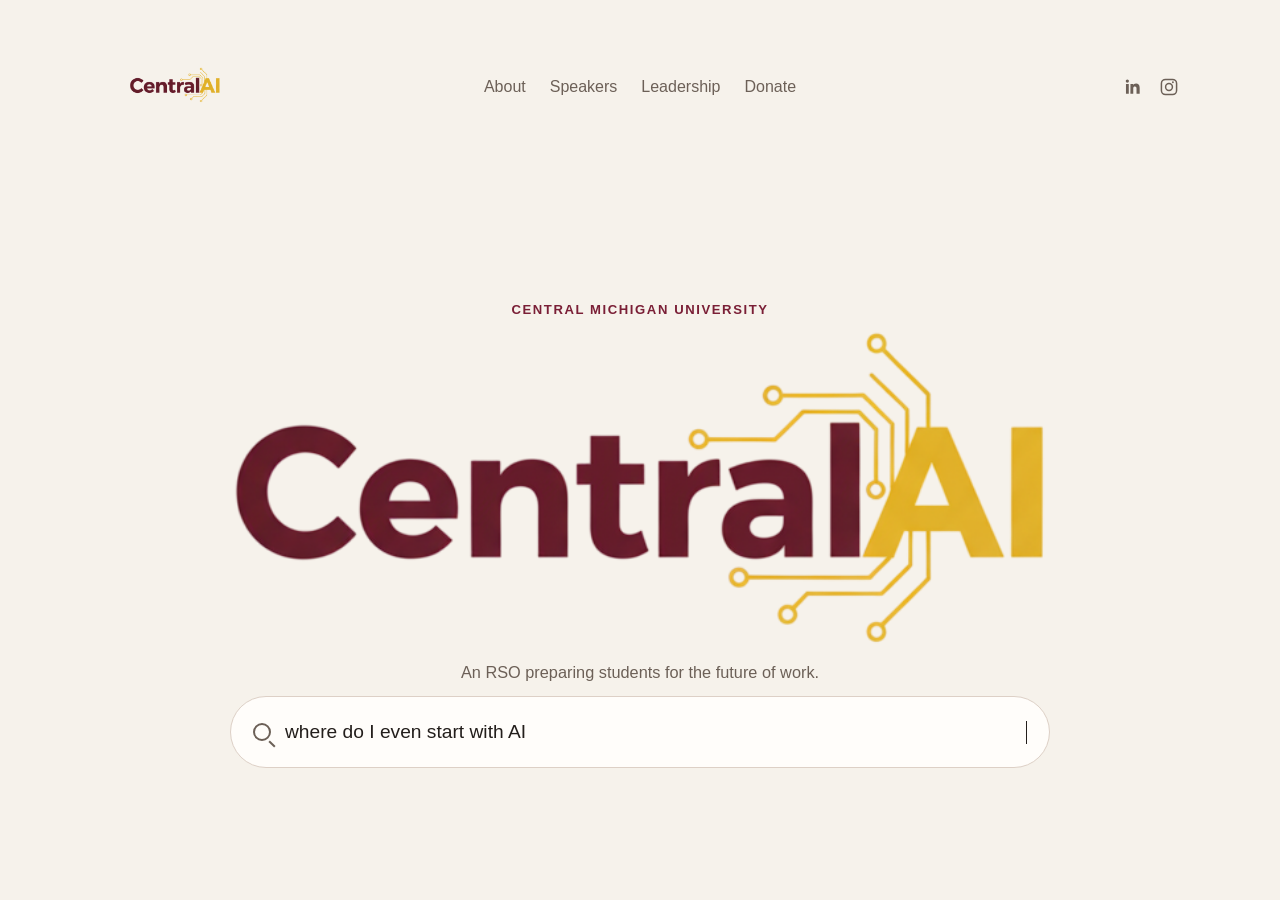
<file: index.html>
<!DOCTYPE html>
<html lang="en">
<head>
  <meta charset="UTF-8">
  <meta name="viewport" content="width=device-width, initial-scale=1.0">
  <title>CentralAI</title>
  <meta
    name="description"
    content="CentralAI is a Central Michigan University student organization building capability in AI, ethics, and business applications for career success."
  >
  <link rel="stylesheet" href="styles.css">
</head>
<body data-page="home">
  <div class="page-shell">
    <header class="site-header">
      <a class="wordmark wordmark-header" href="/" aria-label="CentralAI home">
        <img src="Images/CentralAI logo no background.png" alt="CentralAI logo">
      </a>
      <nav class="site-nav" aria-label="Primary">
        <a href="/about/">About</a>
        <a href="/speakers/">Speakers</a>
        <a href="/leadership/">Leadership</a>
        <a href="/donate/">Donate</a>
      </nav>
      <div class="site-socials" aria-label="Social links">
        <a href="https://www.linkedin.com/company/109611903" aria-label="LinkedIn" target="_blank" rel="noopener noreferrer">
          <svg viewBox="0 0 24 24" aria-hidden="true">
            <path d="M6.94 8.5H3.56V20h3.38V8.5Zm.22-3.56a1.96 1.96 0 1 0-3.92 0 1.96 1.96 0 0 0 3.92 0ZM20 12.92c0-3.46-1.85-5.07-4.31-5.07-1.99 0-2.88 1.09-3.38 1.86V8.5H8.94c.04.8 0 11.5 0 11.5h3.37v-6.42c0-.34.03-.68.13-.92.27-.68.88-1.38 1.9-1.38 1.34 0 1.88 1.03 1.88 2.54V20H20v-7.08Z"/>
          </svg>
        </a>
        <a href="https://www.instagram.com/cmich.ai/" aria-label="Instagram" target="_blank" rel="noopener noreferrer">
          <svg viewBox="0 0 24 24" aria-hidden="true">
            <path d="M7.75 2h8.5A5.75 5.75 0 0 1 22 7.75v8.5A5.75 5.75 0 0 1 16.25 22h-8.5A5.75 5.75 0 0 1 2 16.25v-8.5A5.75 5.75 0 0 1 7.75 2Zm0 1.8A3.95 3.95 0 0 0 3.8 7.75v8.5A3.95 3.95 0 0 0 7.75 20.2h8.5a3.95 3.95 0 0 0 3.95-3.95v-8.5a3.95 3.95 0 0 0-3.95-3.95h-8.5Zm8.95 1.35a1.1 1.1 0 1 1 0 2.2 1.1 1.1 0 0 1 0-2.2ZM12 7a5 5 0 1 1 0 10 5 5 0 0 1 0-10Zm0 1.8A3.2 3.2 0 1 0 12 15.2 3.2 3.2 0 0 0 12 8.8Z"/>
          </svg>
        </a>
      </div>
      <button class="menu-toggle" type="button" aria-expanded="false" aria-controls="mobileMenu" aria-label="Open menu">
        <span></span>
        <span></span>
        <span></span>
      </button>
      <div class="mobile-menu" id="mobileMenu" hidden>
        <nav class="mobile-nav" aria-label="Mobile primary">
          <a href="/about/">About</a>
          <a href="/speakers/">Speakers</a>
          <a href="/leadership/">Leadership</a>
          <a href="/donate/">Donate</a>
        </nav>
        <div class="mobile-socials" aria-label="Mobile social links">
          <a href="https://www.linkedin.com/company/109611903" aria-label="LinkedIn" target="_blank" rel="noopener noreferrer">
            <svg viewBox="0 0 24 24" aria-hidden="true">
              <path d="M6.94 8.5H3.56V20h3.38V8.5Zm.22-3.56a1.96 1.96 0 1 0-3.92 0 1.96 1.96 0 0 0 3.92 0ZM20 12.92c0-3.46-1.85-5.07-4.31-5.07-1.99 0-2.88 1.09-3.38 1.86V8.5H8.94c.04.8 0 11.5 0 11.5h3.37v-6.42c0-.34.03-.68.13-.92.27-.68.88-1.38 1.9-1.38 1.34 0 1.88 1.03 1.88 2.54V20H20v-7.08Z"/>
            </svg>
          </a>
          <a href="https://www.instagram.com/cmich.ai/" aria-label="Instagram" target="_blank" rel="noopener noreferrer">
            <svg viewBox="0 0 24 24" aria-hidden="true">
              <path d="M7.75 2h8.5A5.75 5.75 0 0 1 22 7.75v8.5A5.75 5.75 0 0 1 16.25 22h-8.5A5.75 5.75 0 0 1 2 16.25v-8.5A5.75 5.75 0 0 1 7.75 2Zm0 1.8A3.95 3.95 0 0 0 3.8 7.75v8.5A3.95 3.95 0 0 0 7.75 20.2h8.5a3.95 3.95 0 0 0 3.95-3.95v-8.5a3.95 3.95 0 0 0-3.95-3.95h-8.5Zm8.95 1.35a1.1 1.1 0 1 1 0 2.2 1.1 1.1 0 0 1 0-2.2ZM12 7a5 5 0 1 1 0 10 5 5 0 0 1 0-10Zm0 1.8A3.2 3.2 0 1 0 12 15.2 3.2 3.2 0 0 0 12 8.8Z"/>
            </svg>
          </a>
        </div>
      </div>
    </header>

    <main class="home-main">
      <section class="hero-minimal">
        <div class="hero-copy">
          <p class="hero-kicker">Central Michigan University</p>
          <img class="hero-logo" src="Images/CentralAI-logo-hero.png" alt="CentralAI logo">
          <p class="hero-subtitle">An RSO preparing students for the future of work.</p>
        </div>

        <div class="search-hero">
          <div class="search-frame" aria-label="Animated mission statement">
            <span class="search-glass" aria-hidden="true"></span>
            <p id="searchText" class="search-text"></p>
            <span class="search-caret" aria-hidden="true"></span>
          </div>
        </div>
      </section>
    </main>
  </div>

  <script src="script.js"></script>
</body>
</html>
</file>
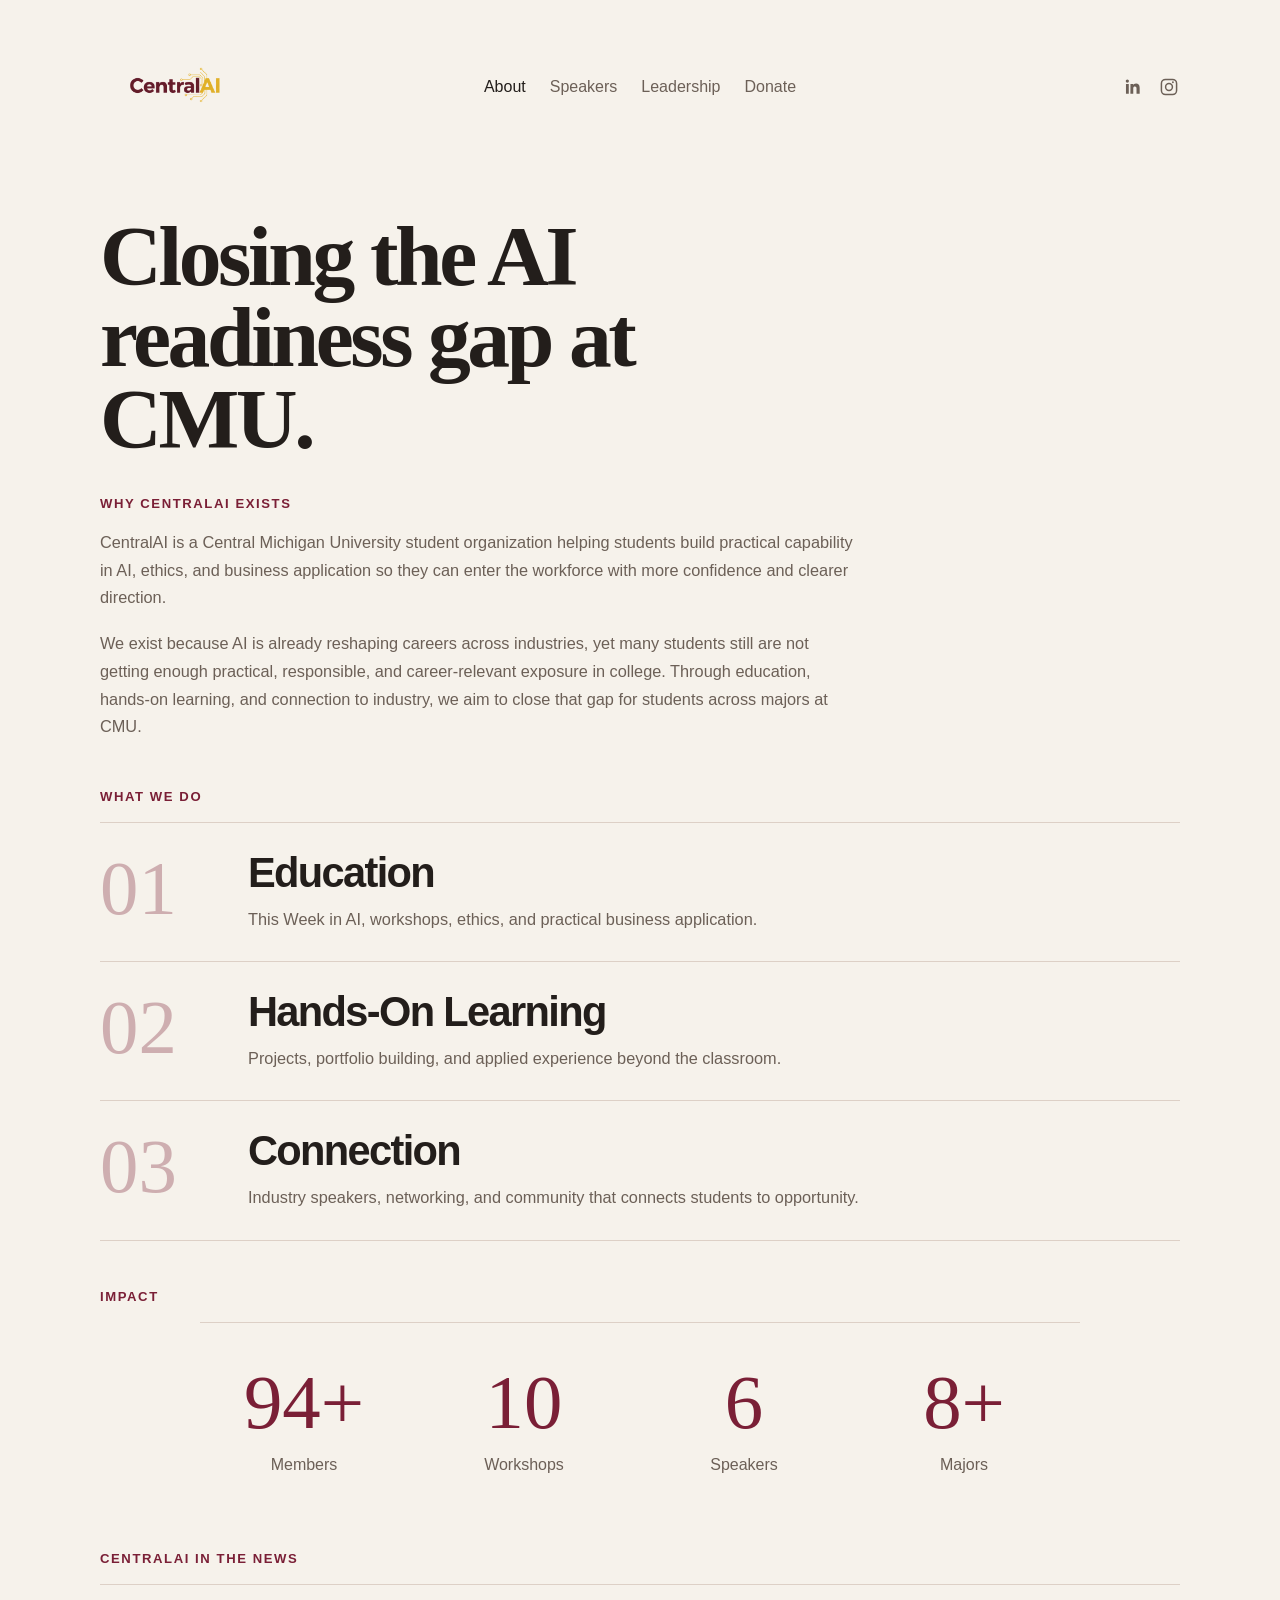
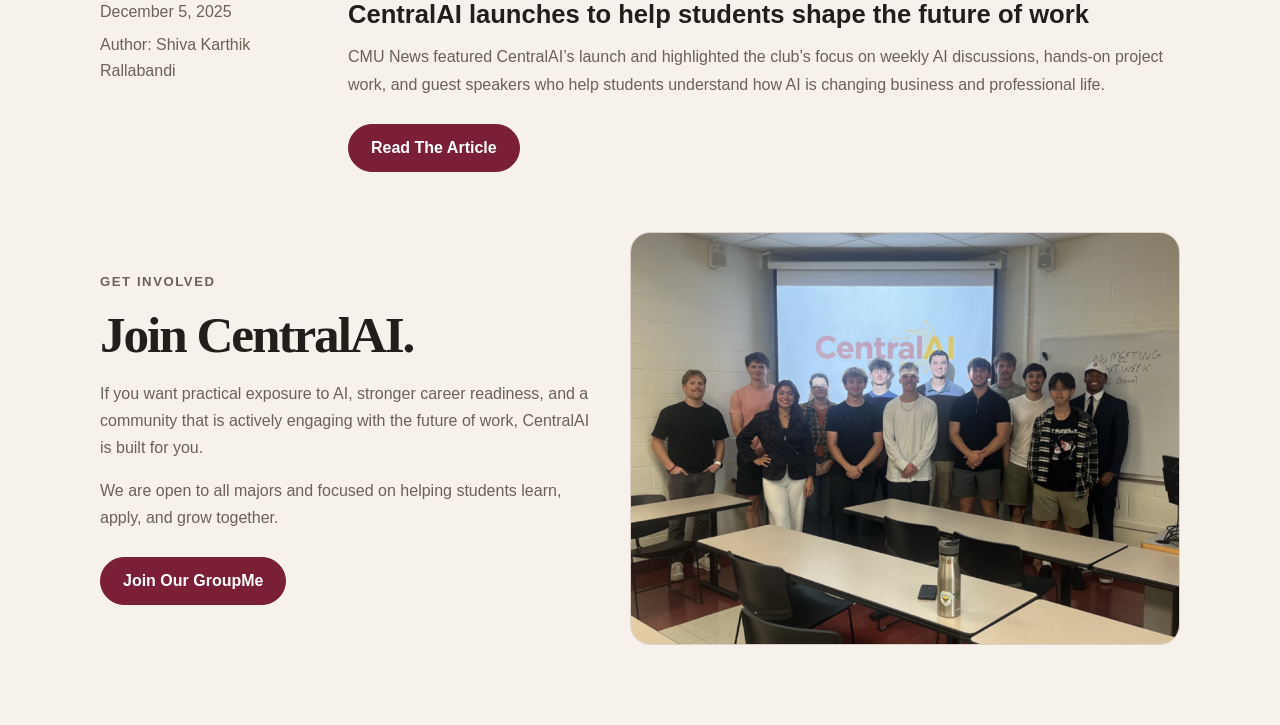
<file: about/index.html>
<!DOCTYPE html>
<html lang="en">
<head>
  <meta charset="UTF-8">
  <meta name="viewport" content="width=device-width, initial-scale=1.0">
  <title>About | CentralAI</title>
  <meta
    name="description"
    content="Learn how CentralAI helps CMU students build AI, ethics, and business capability for career success."
  >
  <link rel="stylesheet" href="../styles.css">
</head>
<body data-page="about">
  <div class="page-shell">
    <header class="site-header">
      <a class="wordmark wordmark-header" href="/" aria-label="CentralAI home">
        <img src="../Images/CentralAI logo no background.png" alt="CentralAI logo">
      </a>
      <nav class="site-nav" aria-label="Primary">
        <a href="/about/">About</a>
        <a href="/speakers/">Speakers</a>
        <a href="/leadership/">Leadership</a>
        <a href="/donate/">Donate</a>
      </nav>
      <div class="site-socials" aria-label="Social links">
        <a href="https://www.linkedin.com/company/109611903" aria-label="LinkedIn" target="_blank" rel="noopener noreferrer">
          <svg viewBox="0 0 24 24" aria-hidden="true">
            <path d="M6.94 8.5H3.56V20h3.38V8.5Zm.22-3.56a1.96 1.96 0 1 0-3.92 0 1.96 1.96 0 0 0 3.92 0ZM20 12.92c0-3.46-1.85-5.07-4.31-5.07-1.99 0-2.88 1.09-3.38 1.86V8.5H8.94c.04.8 0 11.5 0 11.5h3.37v-6.42c0-.34.03-.68.13-.92.27-.68.88-1.38 1.9-1.38 1.34 0 1.88 1.03 1.88 2.54V20H20v-7.08Z"/>
          </svg>
        </a>
        <a href="https://www.instagram.com/cmich.ai/" aria-label="Instagram" target="_blank" rel="noopener noreferrer">
          <svg viewBox="0 0 24 24" aria-hidden="true">
            <path d="M7.75 2h8.5A5.75 5.75 0 0 1 22 7.75v8.5A5.75 5.75 0 0 1 16.25 22h-8.5A5.75 5.75 0 0 1 2 16.25v-8.5A5.75 5.75 0 0 1 7.75 2Zm0 1.8A3.95 3.95 0 0 0 3.8 7.75v8.5A3.95 3.95 0 0 0 7.75 20.2h8.5a3.95 3.95 0 0 0 3.95-3.95v-8.5a3.95 3.95 0 0 0-3.95-3.95h-8.5Zm8.95 1.35a1.1 1.1 0 1 1 0 2.2 1.1 1.1 0 0 1 0-2.2ZM12 7a5 5 0 1 1 0 10 5 5 0 0 1 0-10Zm0 1.8A3.2 3.2 0 1 0 12 15.2 3.2 3.2 0 0 0 12 8.8Z"/>
          </svg>
        </a>
      </div>
      <button class="menu-toggle" type="button" aria-expanded="false" aria-controls="mobileMenu" aria-label="Open menu">
        <span></span>
        <span></span>
        <span></span>
      </button>
      <div class="mobile-menu" id="mobileMenu" hidden>
        <nav class="mobile-nav" aria-label="Mobile primary">
          <a href="/about/">About</a>
          <a href="/speakers/">Speakers</a>
          <a href="/leadership/">Leadership</a>
          <a href="/donate/">Donate</a>
        </nav>
        <div class="mobile-socials" aria-label="Mobile social links">
          <a href="https://www.linkedin.com/company/109611903" aria-label="LinkedIn" target="_blank" rel="noopener noreferrer">
            <svg viewBox="0 0 24 24" aria-hidden="true">
              <path d="M6.94 8.5H3.56V20h3.38V8.5Zm.22-3.56a1.96 1.96 0 1 0-3.92 0 1.96 1.96 0 0 0 3.92 0ZM20 12.92c0-3.46-1.85-5.07-4.31-5.07-1.99 0-2.88 1.09-3.38 1.86V8.5H8.94c.04.8 0 11.5 0 11.5h3.37v-6.42c0-.34.03-.68.13-.92.27-.68.88-1.38 1.9-1.38 1.34 0 1.88 1.03 1.88 2.54V20H20v-7.08Z"/>
            </svg>
          </a>
          <a href="https://www.instagram.com/cmich.ai/" aria-label="Instagram" target="_blank" rel="noopener noreferrer">
            <svg viewBox="0 0 24 24" aria-hidden="true">
              <path d="M7.75 2h8.5A5.75 5.75 0 0 1 22 7.75v8.5A5.75 5.75 0 0 1 16.25 22h-8.5A5.75 5.75 0 0 1 2 16.25v-8.5A5.75 5.75 0 0 1 7.75 2Zm0 1.8A3.95 3.95 0 0 0 3.8 7.75v8.5A3.95 3.95 0 0 0 7.75 20.2h8.5a3.95 3.95 0 0 0 3.95-3.95v-8.5a3.95 3.95 0 0 0-3.95-3.95h-8.5Zm8.95 1.35a1.1 1.1 0 1 1 0 2.2 1.1 1.1 0 0 1 0-2.2ZM12 7a5 5 0 1 1 0 10 5 5 0 0 1 0-10Zm0 1.8A3.2 3.2 0 1 0 12 15.2 3.2 3.2 0 0 0 12 8.8Z"/>
            </svg>
          </a>
        </div>
      </div>
    </header>

    <main class="content-main">
      <section class="page-intro">
        <h1>Closing the AI readiness gap at CMU.</h1>
      </section>

      <section class="about-story">
        <div class="section-label-wrap">
          <p class="page-kicker">Why CentralAI Exists</p>
        </div>
        <div class="copy-grid">
          <div class="copy-column">
            <p>
              CentralAI is a Central Michigan University student organization helping students build
              practical capability in AI, ethics, and business application so they can enter the workforce
              with more confidence and clearer direction.
            </p>
          </div>
          <div class="copy-column">
            <p>
              We exist because AI is already reshaping careers across industries, yet many students still
              are not getting enough practical, responsible, and career-relevant exposure in college. Through
              education, hands-on learning, and connection to industry, we aim to close that gap for students
              across majors at CMU.
            </p>
          </div>
        </div>
      </section>

      <section class="about-work">
        <div class="section-label-wrap">
          <p class="page-kicker">What We Do</p>
        </div>
        <div class="manifesto-list">
          <article class="manifesto-item">
            <div class="manifesto-index">01</div>
            <div class="manifesto-content">
              <h2>Education</h2>
              <p>This Week in AI, workshops, ethics, and practical business application.</p>
            </div>
          </article>
          <article class="manifesto-item">
            <div class="manifesto-index">02</div>
            <div class="manifesto-content">
              <h2>Hands-On Learning</h2>
              <p>Projects, portfolio building, and applied experience beyond the classroom.</p>
            </div>
          </article>
          <article class="manifesto-item">
            <div class="manifesto-index">03</div>
            <div class="manifesto-content">
              <h2>Connection</h2>
              <p>Industry speakers, networking, and community that connects students to opportunity.</p>
            </div>
          </article>
        </div>
      </section>

      <section class="about-impact">
        <div class="section-label-wrap">
          <p class="page-kicker">Impact</p>
        </div>
        <section class="stats-row stats-row-emphasis">
          <div class="stat-item">
            <span>94+</span>
            <p>Members</p>
          </div>
          <div class="stat-item">
            <span>10</span>
            <p>Workshops</p>
          </div>
          <div class="stat-item">
            <span>6</span>
            <p>Speakers</p>
          </div>
          <div class="stat-item">
            <span>8+</span>
            <p>Majors</p>
          </div>
        </section>
      </section>

      <section class="about-news">
        <div class="section-label-wrap">
          <p class="page-kicker">CentralAI In the News</p>
        </div>
        <article class="news-feature">
          <div class="news-meta">
            <p>December 5, 2025</p>
            <p>Author: Shiva Karthik Rallabandi</p>
          </div>
          <div class="news-copy">
            <h2>CentralAI launches to help students shape the future of work</h2>
            <p>
              CMU News featured CentralAI’s launch and highlighted the club’s focus on weekly AI
              discussions, hands-on project work, and guest speakers who help students understand how
              AI is changing business and professional life.
            </p>
            <a
              class="primary-link cta-link"
              href="https://www.cmich.edu/news/details/centralai-launches-to-help-students-shape-the-future-of-work"
              target="_blank"
              rel="noopener noreferrer"
            >
              Read The Article
            </a>
          </div>
        </article>
      </section>

      <section class="about-cta">
        <div class="about-cta-copy">
          <p class="page-kicker section-kicker">Get Involved</p>
          <h2>Join CentralAI.</h2>
          <p>
            If you want practical exposure to AI, stronger career readiness, and a community that is
            actively engaging with the future of work, CentralAI is built for you.
          </p>
          <p>
            We are open to all majors and focused on helping students learn, apply, and grow together.
          </p>
          <a class="primary-link cta-link" href="https://groupme.com/join_group/110381093/fyufpmpW" target="_blank" rel="noopener noreferrer">Join Our GroupMe</a>
        </div>
        <div class="about-cta-media">
          <img src="../Images/Group Photo.jpg" alt="CentralAI group photo">
        </div>
      </section>
    </main>
  </div>

  <script src="../script.js"></script>
</body>
</html>
</file>
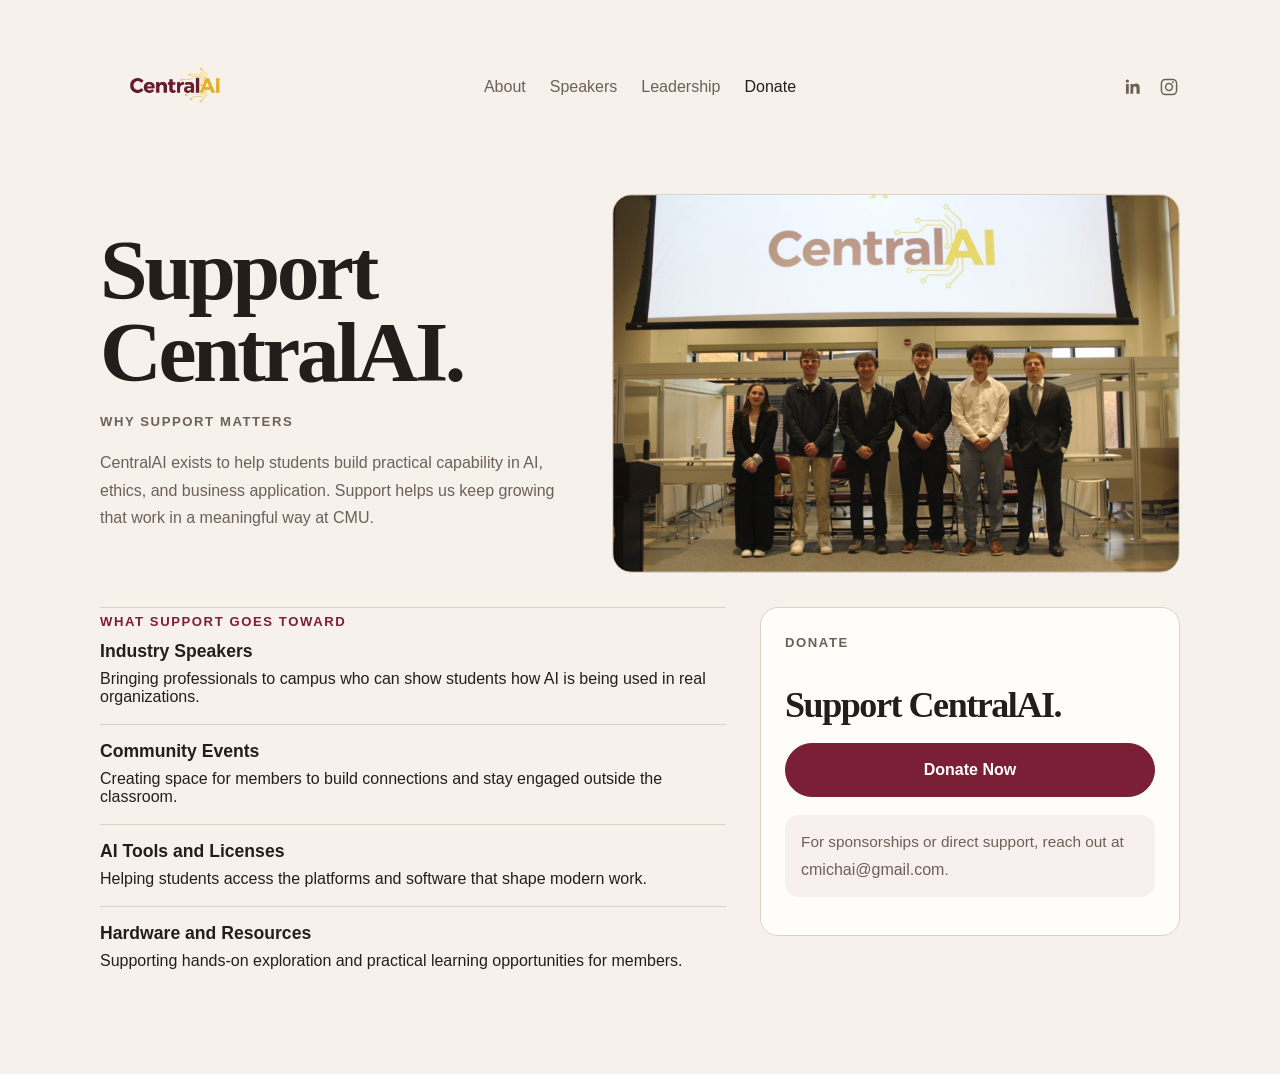
<file: donate/index.html>
<!DOCTYPE html>
<html lang="en">
<head>
  <meta charset="UTF-8">
  <meta name="viewport" content="width=device-width, initial-scale=1.0">
  <title>Donate | CentralAI</title>
  <meta
    name="description"
    content="Support CentralAI and help expand student opportunity, speakers, tools, and community at CMU."
  >
  <link rel="stylesheet" href="../styles.css">
</head>
<body data-page="donate">
  <div class="page-shell">
    <header class="site-header">
      <a class="wordmark wordmark-header" href="/" aria-label="CentralAI home">
        <img src="../Images/CentralAI logo no background.png" alt="CentralAI logo">
      </a>
      <nav class="site-nav" aria-label="Primary">
        <a href="/about/">About</a>
        <a href="/speakers/">Speakers</a>
        <a href="/leadership/">Leadership</a>
        <a href="/donate/">Donate</a>
      </nav>
      <div class="site-socials" aria-label="Social links">
        <a href="https://www.linkedin.com/company/109611903" aria-label="LinkedIn" target="_blank" rel="noopener noreferrer">
          <svg viewBox="0 0 24 24" aria-hidden="true">
            <path d="M6.94 8.5H3.56V20h3.38V8.5Zm.22-3.56a1.96 1.96 0 1 0-3.92 0 1.96 1.96 0 0 0 3.92 0ZM20 12.92c0-3.46-1.85-5.07-4.31-5.07-1.99 0-2.88 1.09-3.38 1.86V8.5H8.94c.04.8 0 11.5 0 11.5h3.37v-6.42c0-.34.03-.68.13-.92.27-.68.88-1.38 1.9-1.38 1.34 0 1.88 1.03 1.88 2.54V20H20v-7.08Z"/>
          </svg>
        </a>
        <a href="https://www.instagram.com/cmich.ai/" aria-label="Instagram" target="_blank" rel="noopener noreferrer">
          <svg viewBox="0 0 24 24" aria-hidden="true">
            <path d="M7.75 2h8.5A5.75 5.75 0 0 1 22 7.75v8.5A5.75 5.75 0 0 1 16.25 22h-8.5A5.75 5.75 0 0 1 2 16.25v-8.5A5.75 5.75 0 0 1 7.75 2Zm0 1.8A3.95 3.95 0 0 0 3.8 7.75v8.5A3.95 3.95 0 0 0 7.75 20.2h8.5a3.95 3.95 0 0 0 3.95-3.95v-8.5a3.95 3.95 0 0 0-3.95-3.95h-8.5Zm8.95 1.35a1.1 1.1 0 1 1 0 2.2 1.1 1.1 0 0 1 0-2.2ZM12 7a5 5 0 1 1 0 10 5 5 0 0 1 0-10Zm0 1.8A3.2 3.2 0 1 0 12 15.2 3.2 3.2 0 0 0 12 8.8Z"/>
          </svg>
        </a>
      </div>
      <button class="menu-toggle" type="button" aria-expanded="false" aria-controls="mobileMenu" aria-label="Open menu">
        <span></span>
        <span></span>
        <span></span>
      </button>
      <div class="mobile-menu" id="mobileMenu" hidden>
        <nav class="mobile-nav" aria-label="Mobile primary">
          <a href="/about/">About</a>
          <a href="/speakers/">Speakers</a>
          <a href="/leadership/">Leadership</a>
          <a href="/donate/">Donate</a>
        </nav>
        <div class="mobile-socials" aria-label="Mobile social links">
          <a href="https://www.linkedin.com/company/109611903" aria-label="LinkedIn" target="_blank" rel="noopener noreferrer">
            <svg viewBox="0 0 24 24" aria-hidden="true">
              <path d="M6.94 8.5H3.56V20h3.38V8.5Zm.22-3.56a1.96 1.96 0 1 0-3.92 0 1.96 1.96 0 0 0 3.92 0ZM20 12.92c0-3.46-1.85-5.07-4.31-5.07-1.99 0-2.88 1.09-3.38 1.86V8.5H8.94c.04.8 0 11.5 0 11.5h3.37v-6.42c0-.34.03-.68.13-.92.27-.68.88-1.38 1.9-1.38 1.34 0 1.88 1.03 1.88 2.54V20H20v-7.08Z"/>
            </svg>
          </a>
          <a href="https://www.instagram.com/cmich.ai/" aria-label="Instagram" target="_blank" rel="noopener noreferrer">
            <svg viewBox="0 0 24 24" aria-hidden="true">
              <path d="M7.75 2h8.5A5.75 5.75 0 0 1 22 7.75v8.5A5.75 5.75 0 0 1 16.25 22h-8.5A5.75 5.75 0 0 1 2 16.25v-8.5A5.75 5.75 0 0 1 7.75 2Zm0 1.8A3.95 3.95 0 0 0 3.8 7.75v8.5A3.95 3.95 0 0 0 7.75 20.2h8.5a3.95 3.95 0 0 0 3.95-3.95v-8.5a3.95 3.95 0 0 0-3.95-3.95h-8.5Zm8.95 1.35a1.1 1.1 0 1 1 0 2.2 1.1 1.1 0 0 1 0-2.2ZM12 7a5 5 0 1 1 0 10 5 5 0 0 1 0-10Zm0 1.8A3.2 3.2 0 1 0 12 15.2 3.2 3.2 0 0 0 12 8.8Z"/>
            </svg>
          </a>
        </div>
      </div>
    </header>

    <main class="content-main">
      <section class="donate-hero">
        <div class="donate-hero-copy page-intro">
          <h1>Support CentralAI.</h1>
          <p class="page-kicker section-kicker">Why Support Matters</p>
          <p>
            CentralAI exists to help students build practical capability in AI, ethics, and business
            application. Support helps us keep growing that work in a meaningful way at CMU.
          </p>
        </div>
        <div class="donate-hero-media">
          <img src="../Images/Eboard Pic.jpeg" alt="CentralAI e-board photo">
        </div>
      </section>

      <section class="donate-layout">
        <div class="donate-info">
          <section class="donate-section">
            <p class="page-kicker section-kicker">What Support Goes Toward</p>
            <div class="support-list">
              <div class="support-item">
                <h3>Industry Speakers</h3>
                <p>Bringing professionals to campus who can show students how AI is being used in real organizations.</p>
              </div>
              <div class="support-item">
                <h3>Community Events</h3>
                <p>Creating space for members to build connections and stay engaged outside the classroom.</p>
              </div>
              <div class="support-item">
                <h3>AI Tools and Licenses</h3>
                <p>Helping students access the platforms and software that shape modern work.</p>
              </div>
              <div class="support-item">
                <h3>Hardware and Resources</h3>
                <p>Supporting hands-on exploration and practical learning opportunities for members.</p>
              </div>
            </div>
          </section>
        </div>

        <aside class="donation-panel donation-panel-cta">
          <p class="page-kicker section-kicker">Donate</p>
          <h2>Support CentralAI.</h2>

          <a class="donation-submit donation-link" href="https://buy.stripe.com/eVq9AUgqd8vmcbx0gD4AU00" target="_blank" rel="noopener noreferrer">
            Donate Now
          </a>

          <p class="donation-contact">
            For sponsorships or direct support, reach out at
            <a class="primary-link" href="mailto:cmichai@gmail.com">cmichai@gmail.com</a>.
          </p>
        </aside>
      </section>
    </main>
  </div>

  <script src="../script.js"></script>
</body>
</html>
</file>
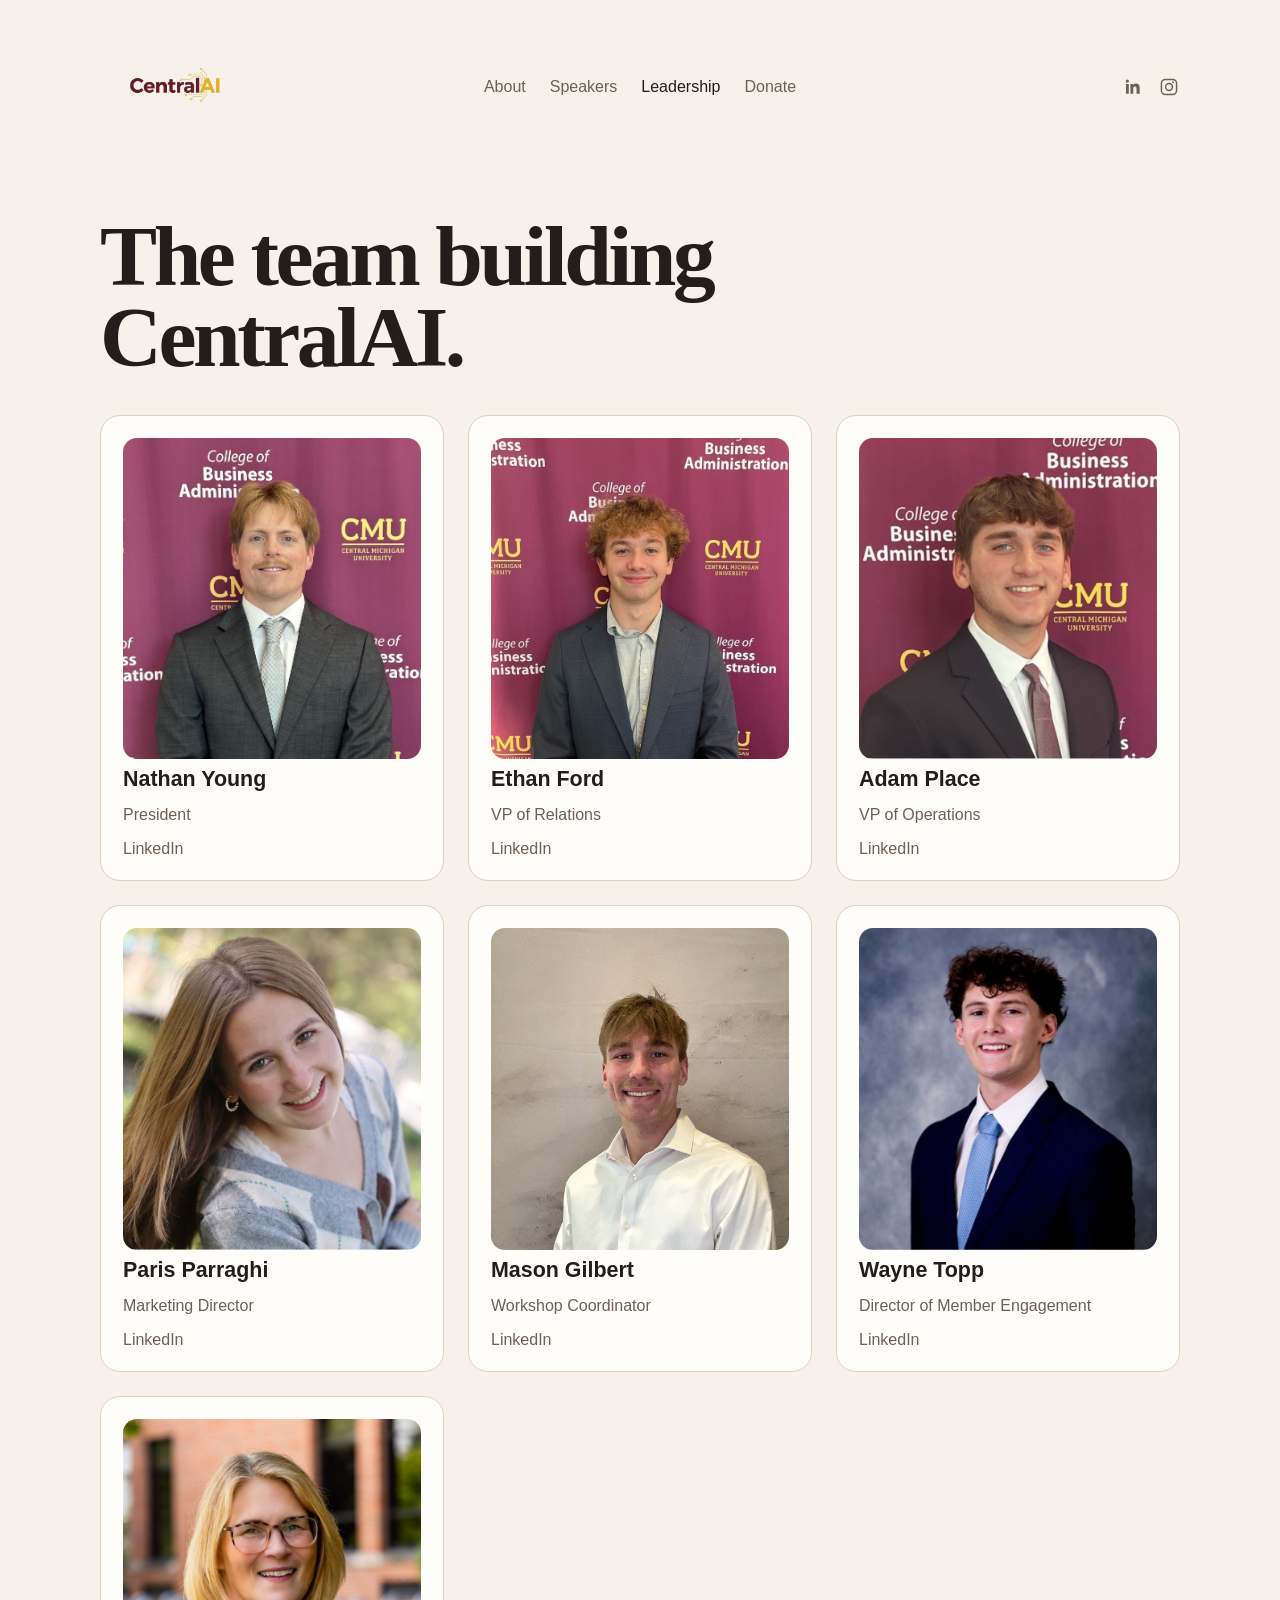
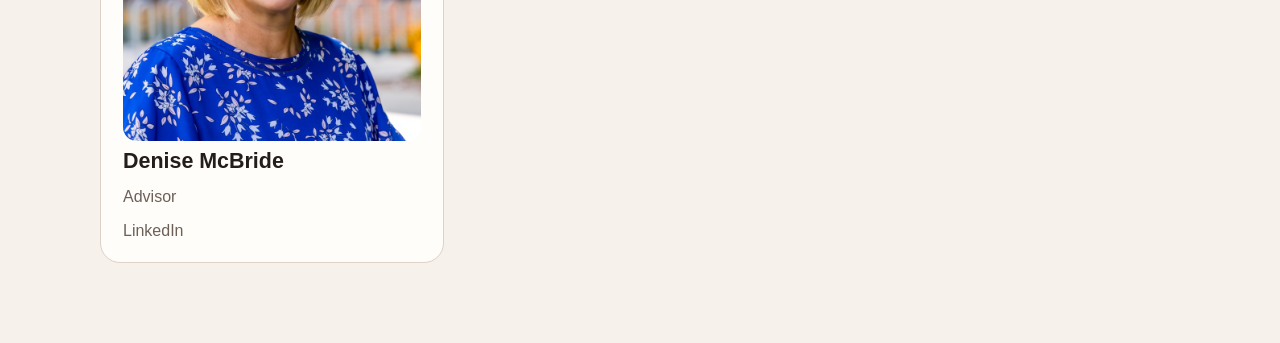
<file: leadership/index.html>
<!DOCTYPE html>
<html lang="en">
<head>
  <meta charset="UTF-8">
  <meta name="viewport" content="width=device-width, initial-scale=1.0">
  <title>Leadership | CentralAI</title>
  <meta
    name="description"
    content="Meet the CentralAI leadership team and advisor at Central Michigan University."
  >
  <link rel="stylesheet" href="../styles.css">
</head>
<body data-page="leadership">
  <div class="page-shell">
    <header class="site-header">
      <a class="wordmark wordmark-header" href="/" aria-label="CentralAI home">
        <img src="../Images/CentralAI logo no background.png" alt="CentralAI logo">
      </a>
      <nav class="site-nav" aria-label="Primary">
        <a href="/about/">About</a>
        <a href="/speakers/">Speakers</a>
        <a href="/leadership/">Leadership</a>
        <a href="/donate/">Donate</a>
      </nav>
      <div class="site-socials" aria-label="Social links">
        <a href="https://www.linkedin.com/company/109611903" aria-label="LinkedIn" target="_blank" rel="noopener noreferrer">
          <svg viewBox="0 0 24 24" aria-hidden="true">
            <path d="M6.94 8.5H3.56V20h3.38V8.5Zm.22-3.56a1.96 1.96 0 1 0-3.92 0 1.96 1.96 0 0 0 3.92 0ZM20 12.92c0-3.46-1.85-5.07-4.31-5.07-1.99 0-2.88 1.09-3.38 1.86V8.5H8.94c.04.8 0 11.5 0 11.5h3.37v-6.42c0-.34.03-.68.13-.92.27-.68.88-1.38 1.9-1.38 1.34 0 1.88 1.03 1.88 2.54V20H20v-7.08Z"/>
          </svg>
        </a>
        <a href="https://www.instagram.com/cmich.ai/" aria-label="Instagram" target="_blank" rel="noopener noreferrer">
          <svg viewBox="0 0 24 24" aria-hidden="true">
            <path d="M7.75 2h8.5A5.75 5.75 0 0 1 22 7.75v8.5A5.75 5.75 0 0 1 16.25 22h-8.5A5.75 5.75 0 0 1 2 16.25v-8.5A5.75 5.75 0 0 1 7.75 2Zm0 1.8A3.95 3.95 0 0 0 3.8 7.75v8.5A3.95 3.95 0 0 0 7.75 20.2h8.5a3.95 3.95 0 0 0 3.95-3.95v-8.5a3.95 3.95 0 0 0-3.95-3.95h-8.5Zm8.95 1.35a1.1 1.1 0 1 1 0 2.2 1.1 1.1 0 0 1 0-2.2ZM12 7a5 5 0 1 1 0 10 5 5 0 0 1 0-10Zm0 1.8A3.2 3.2 0 1 0 12 15.2 3.2 3.2 0 0 0 12 8.8Z"/>
          </svg>
        </a>
      </div>
      <button class="menu-toggle" type="button" aria-expanded="false" aria-controls="mobileMenu" aria-label="Open menu">
        <span></span>
        <span></span>
        <span></span>
      </button>
      <div class="mobile-menu" id="mobileMenu" hidden>
        <nav class="mobile-nav" aria-label="Mobile primary">
          <a href="/about/">About</a>
          <a href="/speakers/">Speakers</a>
          <a href="/leadership/">Leadership</a>
          <a href="/donate/">Donate</a>
        </nav>
        <div class="mobile-socials" aria-label="Mobile social links">
          <a href="https://www.linkedin.com/company/109611903" aria-label="LinkedIn" target="_blank" rel="noopener noreferrer">
            <svg viewBox="0 0 24 24" aria-hidden="true">
              <path d="M6.94 8.5H3.56V20h3.38V8.5Zm.22-3.56a1.96 1.96 0 1 0-3.92 0 1.96 1.96 0 0 0 3.92 0ZM20 12.92c0-3.46-1.85-5.07-4.31-5.07-1.99 0-2.88 1.09-3.38 1.86V8.5H8.94c.04.8 0 11.5 0 11.5h3.37v-6.42c0-.34.03-.68.13-.92.27-.68.88-1.38 1.9-1.38 1.34 0 1.88 1.03 1.88 2.54V20H20v-7.08Z"/>
            </svg>
          </a>
          <a href="https://www.instagram.com/cmich.ai/" aria-label="Instagram" target="_blank" rel="noopener noreferrer">
            <svg viewBox="0 0 24 24" aria-hidden="true">
              <path d="M7.75 2h8.5A5.75 5.75 0 0 1 22 7.75v8.5A5.75 5.75 0 0 1 16.25 22h-8.5A5.75 5.75 0 0 1 2 16.25v-8.5A5.75 5.75 0 0 1 7.75 2Zm0 1.8A3.95 3.95 0 0 0 3.8 7.75v8.5A3.95 3.95 0 0 0 7.75 20.2h8.5a3.95 3.95 0 0 0 3.95-3.95v-8.5a3.95 3.95 0 0 0-3.95-3.95h-8.5Zm8.95 1.35a1.1 1.1 0 1 1 0 2.2 1.1 1.1 0 0 1 0-2.2ZM12 7a5 5 0 1 1 0 10 5 5 0 0 1 0-10Zm0 1.8A3.2 3.2 0 1 0 12 15.2 3.2 3.2 0 0 0 12 8.8Z"/>
            </svg>
          </a>
        </div>
      </div>
    </header>

    <main class="content-main">
      <section class="page-intro">
        <h1>The team building CentralAI.</h1>
      </section>

      <section class="leaders-grid">
        <article class="leader-tile">
          <img src="../Images/Nate's Headshot.jpg" alt="Nathan Young headshot">
          <h2>Nathan Young</h2>
          <p>President</p>
          <a href="https://www.linkedin.com/in/nathanyoung2024/" target="_blank" rel="noopener noreferrer">LinkedIn</a>
        </article>
        <article class="leader-tile">
          <img src="../Images/Ethan Headshot.jfif" alt="Ethan Ford headshot">
          <h2>Ethan Ford</h2>
          <p>VP of Relations</p>
          <a href="https://www.linkedin.com/in/ethan-ford-792274192/" target="_blank" rel="noopener noreferrer">LinkedIn</a>
        </article>
        <article class="leader-tile">
          <img src="../Images/Adam Headshot.jfif" alt="Adam Place headshot">
          <h2>Adam Place</h2>
          <p>VP of Operations</p>
          <a href="https://www.linkedin.com/in/adamcplace/" target="_blank" rel="noopener noreferrer">LinkedIn</a>
        </article>
        <article class="leader-tile">
          <img src="../Images/paris-parraghi-DCs9gkmn.jfif" alt="Paris Parraghi headshot">
          <h2>Paris Parraghi</h2>
          <p>Marketing Director</p>
          <a href="https://www.linkedin.com/in/parisparraghi/" target="_blank" rel="noopener noreferrer">LinkedIn</a>
        </article>
        <article class="leader-tile">
          <img src="../Images/Mason Headshot.png" alt="Mason Gilbert headshot">
          <h2>Mason Gilbert</h2>
          <p>Workshop Coordinator</p>
          <a href="https://www.linkedin.com/in/mason-gilbert/" target="_blank" rel="noopener noreferrer">LinkedIn</a>
        </article>
        <article class="leader-tile">
          <img src="../Images/wayne-topp-BpiUmA4q.jfif" alt="Wayne Topp headshot">
          <h2>Wayne Topp</h2>
          <p>Director of Member Engagement</p>
          <a href="https://www.linkedin.com/in/wayne-topp-131199293/" target="_blank" rel="noopener noreferrer">LinkedIn</a>
        </article>
        <article class="leader-tile">
          <img src="../Images/Denise Headshot.jpg" alt="Denise McBride headshot">
          <h2>Denise McBride</h2>
          <p>Advisor</p>
          <a href="https://www.linkedin.com/in/denise-m-mcbride/" target="_blank" rel="noopener noreferrer">LinkedIn</a>
        </article>
      </section>
    </main>
  </div>

  <script src="../script.js"></script>
</body>
</html>
</file>
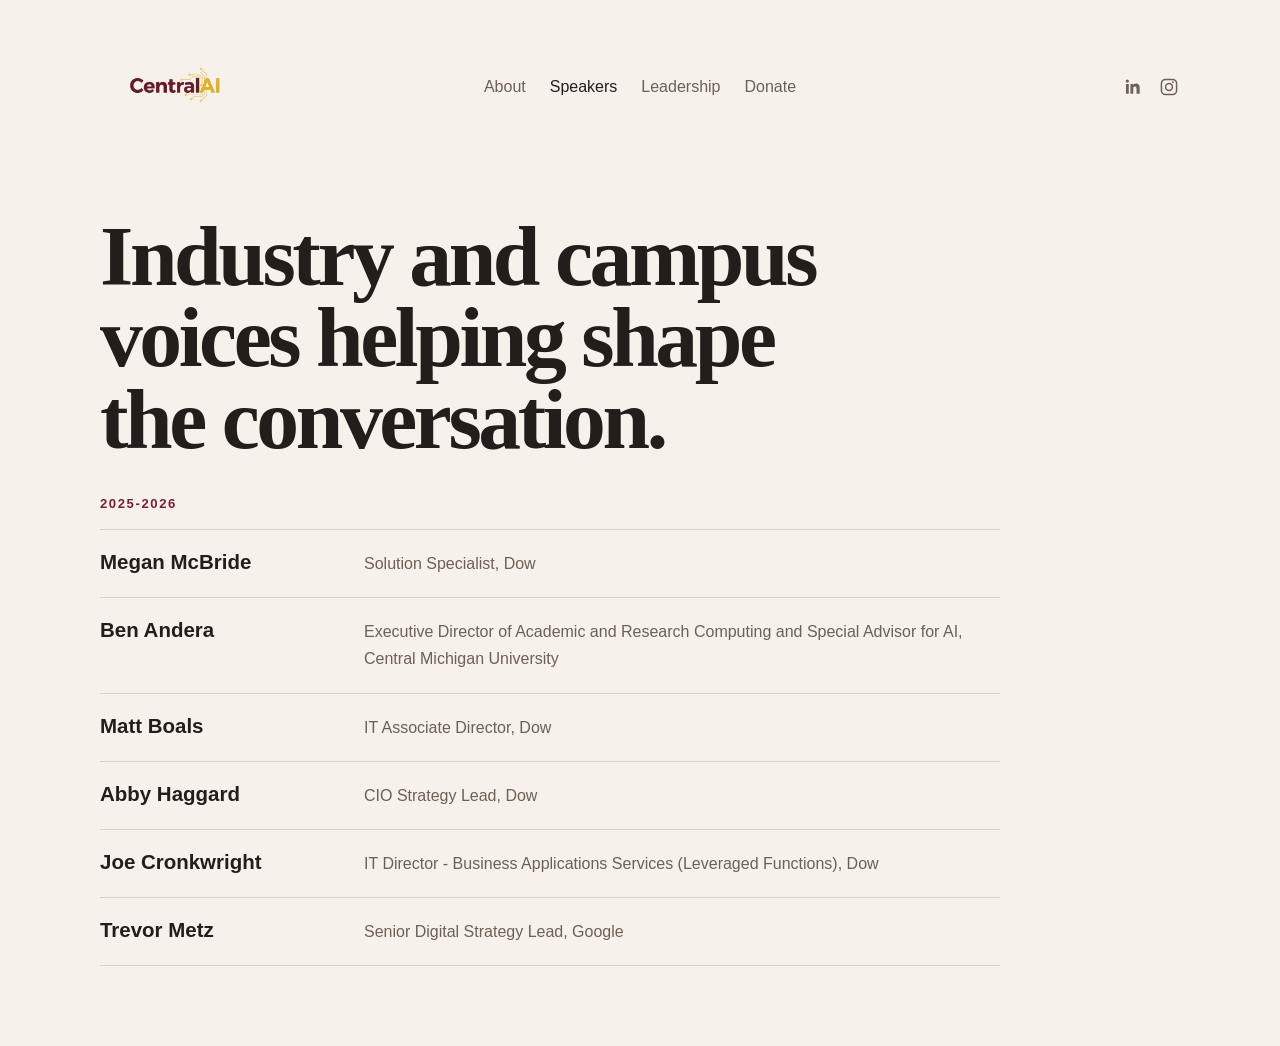
<file: speakers/index.html>
<!DOCTYPE html>
<html lang="en">
<head>
  <meta charset="UTF-8">
  <meta name="viewport" content="width=device-width, initial-scale=1.0">
  <title>Speakers | CentralAI</title>
  <meta
    name="description"
    content="Industry speakers who have contributed to the CentralAI community at Central Michigan University."
  >
  <link rel="stylesheet" href="../styles.css">
</head>
<body data-page="speakers">
  <div class="page-shell">
    <header class="site-header">
      <a class="wordmark wordmark-header" href="/" aria-label="CentralAI home">
        <img src="../Images/CentralAI logo no background.png" alt="CentralAI logo">
      </a>
      <nav class="site-nav" aria-label="Primary">
        <a href="/about/">About</a>
        <a href="/speakers/">Speakers</a>
        <a href="/leadership/">Leadership</a>
        <a href="/donate/">Donate</a>
      </nav>
      <div class="site-socials" aria-label="Social links">
        <a href="https://www.linkedin.com/company/109611903" aria-label="LinkedIn" target="_blank" rel="noopener noreferrer">
          <svg viewBox="0 0 24 24" aria-hidden="true">
            <path d="M6.94 8.5H3.56V20h3.38V8.5Zm.22-3.56a1.96 1.96 0 1 0-3.92 0 1.96 1.96 0 0 0 3.92 0ZM20 12.92c0-3.46-1.85-5.07-4.31-5.07-1.99 0-2.88 1.09-3.38 1.86V8.5H8.94c.04.8 0 11.5 0 11.5h3.37v-6.42c0-.34.03-.68.13-.92.27-.68.88-1.38 1.9-1.38 1.34 0 1.88 1.03 1.88 2.54V20H20v-7.08Z"/>
          </svg>
        </a>
        <a href="https://www.instagram.com/cmich.ai/" aria-label="Instagram" target="_blank" rel="noopener noreferrer">
          <svg viewBox="0 0 24 24" aria-hidden="true">
            <path d="M7.75 2h8.5A5.75 5.75 0 0 1 22 7.75v8.5A5.75 5.75 0 0 1 16.25 22h-8.5A5.75 5.75 0 0 1 2 16.25v-8.5A5.75 5.75 0 0 1 7.75 2Zm0 1.8A3.95 3.95 0 0 0 3.8 7.75v8.5A3.95 3.95 0 0 0 7.75 20.2h8.5a3.95 3.95 0 0 0 3.95-3.95v-8.5a3.95 3.95 0 0 0-3.95-3.95h-8.5Zm8.95 1.35a1.1 1.1 0 1 1 0 2.2 1.1 1.1 0 0 1 0-2.2ZM12 7a5 5 0 1 1 0 10 5 5 0 0 1 0-10Zm0 1.8A3.2 3.2 0 1 0 12 15.2 3.2 3.2 0 0 0 12 8.8Z"/>
          </svg>
        </a>
      </div>
      <button class="menu-toggle" type="button" aria-expanded="false" aria-controls="mobileMenu" aria-label="Open menu">
        <span></span>
        <span></span>
        <span></span>
      </button>
      <div class="mobile-menu" id="mobileMenu" hidden>
        <nav class="mobile-nav" aria-label="Mobile primary">
          <a href="/about/">About</a>
          <a href="/speakers/">Speakers</a>
          <a href="/leadership/">Leadership</a>
          <a href="/donate/">Donate</a>
        </nav>
        <div class="mobile-socials" aria-label="Mobile social links">
          <a href="https://www.linkedin.com/company/109611903" aria-label="LinkedIn" target="_blank" rel="noopener noreferrer">
            <svg viewBox="0 0 24 24" aria-hidden="true">
              <path d="M6.94 8.5H3.56V20h3.38V8.5Zm.22-3.56a1.96 1.96 0 1 0-3.92 0 1.96 1.96 0 0 0 3.92 0ZM20 12.92c0-3.46-1.85-5.07-4.31-5.07-1.99 0-2.88 1.09-3.38 1.86V8.5H8.94c.04.8 0 11.5 0 11.5h3.37v-6.42c0-.34.03-.68.13-.92.27-.68.88-1.38 1.9-1.38 1.34 0 1.88 1.03 1.88 2.54V20H20v-7.08Z"/>
            </svg>
          </a>
          <a href="https://www.instagram.com/cmich.ai/" aria-label="Instagram" target="_blank" rel="noopener noreferrer">
            <svg viewBox="0 0 24 24" aria-hidden="true">
              <path d="M7.75 2h8.5A5.75 5.75 0 0 1 22 7.75v8.5A5.75 5.75 0 0 1 16.25 22h-8.5A5.75 5.75 0 0 1 2 16.25v-8.5A5.75 5.75 0 0 1 7.75 2Zm0 1.8A3.95 3.95 0 0 0 3.8 7.75v8.5A3.95 3.95 0 0 0 7.75 20.2h8.5a3.95 3.95 0 0 0 3.95-3.95v-8.5a3.95 3.95 0 0 0-3.95-3.95h-8.5Zm8.95 1.35a1.1 1.1 0 1 1 0 2.2 1.1 1.1 0 0 1 0-2.2ZM12 7a5 5 0 1 1 0 10 5 5 0 0 1 0-10Zm0 1.8A3.2 3.2 0 1 0 12 15.2 3.2 3.2 0 0 0 12 8.8Z"/>
            </svg>
          </a>
        </div>
      </div>
    </header>

    <main class="content-main">
      <section class="page-intro">
        <h1>Industry and campus voices helping shape the conversation.</h1>
      </section>

      <section class="speaker-year-section">
        <div class="speaker-year-heading">
          <p class="page-kicker">2025-2026</p>
        </div>

        <div class="speaker-list" role="list">
          <article class="speaker-list-item" role="listitem">
            <h2>Megan McBride</h2>
            <p>Solution Specialist, Dow</p>
          </article>
          <article class="speaker-list-item" role="listitem">
            <h2>Ben Andera</h2>
            <p>Executive Director of Academic and Research Computing and Special Advisor for AI, Central Michigan University</p>
          </article>
          <article class="speaker-list-item" role="listitem">
            <h2>Matt Boals</h2>
            <p>IT Associate Director, Dow</p>
          </article>
          <article class="speaker-list-item" role="listitem">
            <h2>Abby Haggard</h2>
            <p>CIO Strategy Lead, Dow</p>
          </article>
          <article class="speaker-list-item" role="listitem">
            <h2>Joe Cronkwright</h2>
            <p>IT Director - Business Applications Services (Leveraged Functions), Dow</p>
          </article>
          <article class="speaker-list-item" role="listitem">
            <h2>Trevor Metz</h2>
            <p>Senior Digital Strategy Lead, Google</p>
          </article>
        </div>
      </section>
    </main>
  </div>

  <script src="../script.js"></script>
</body>
</html>
</file>
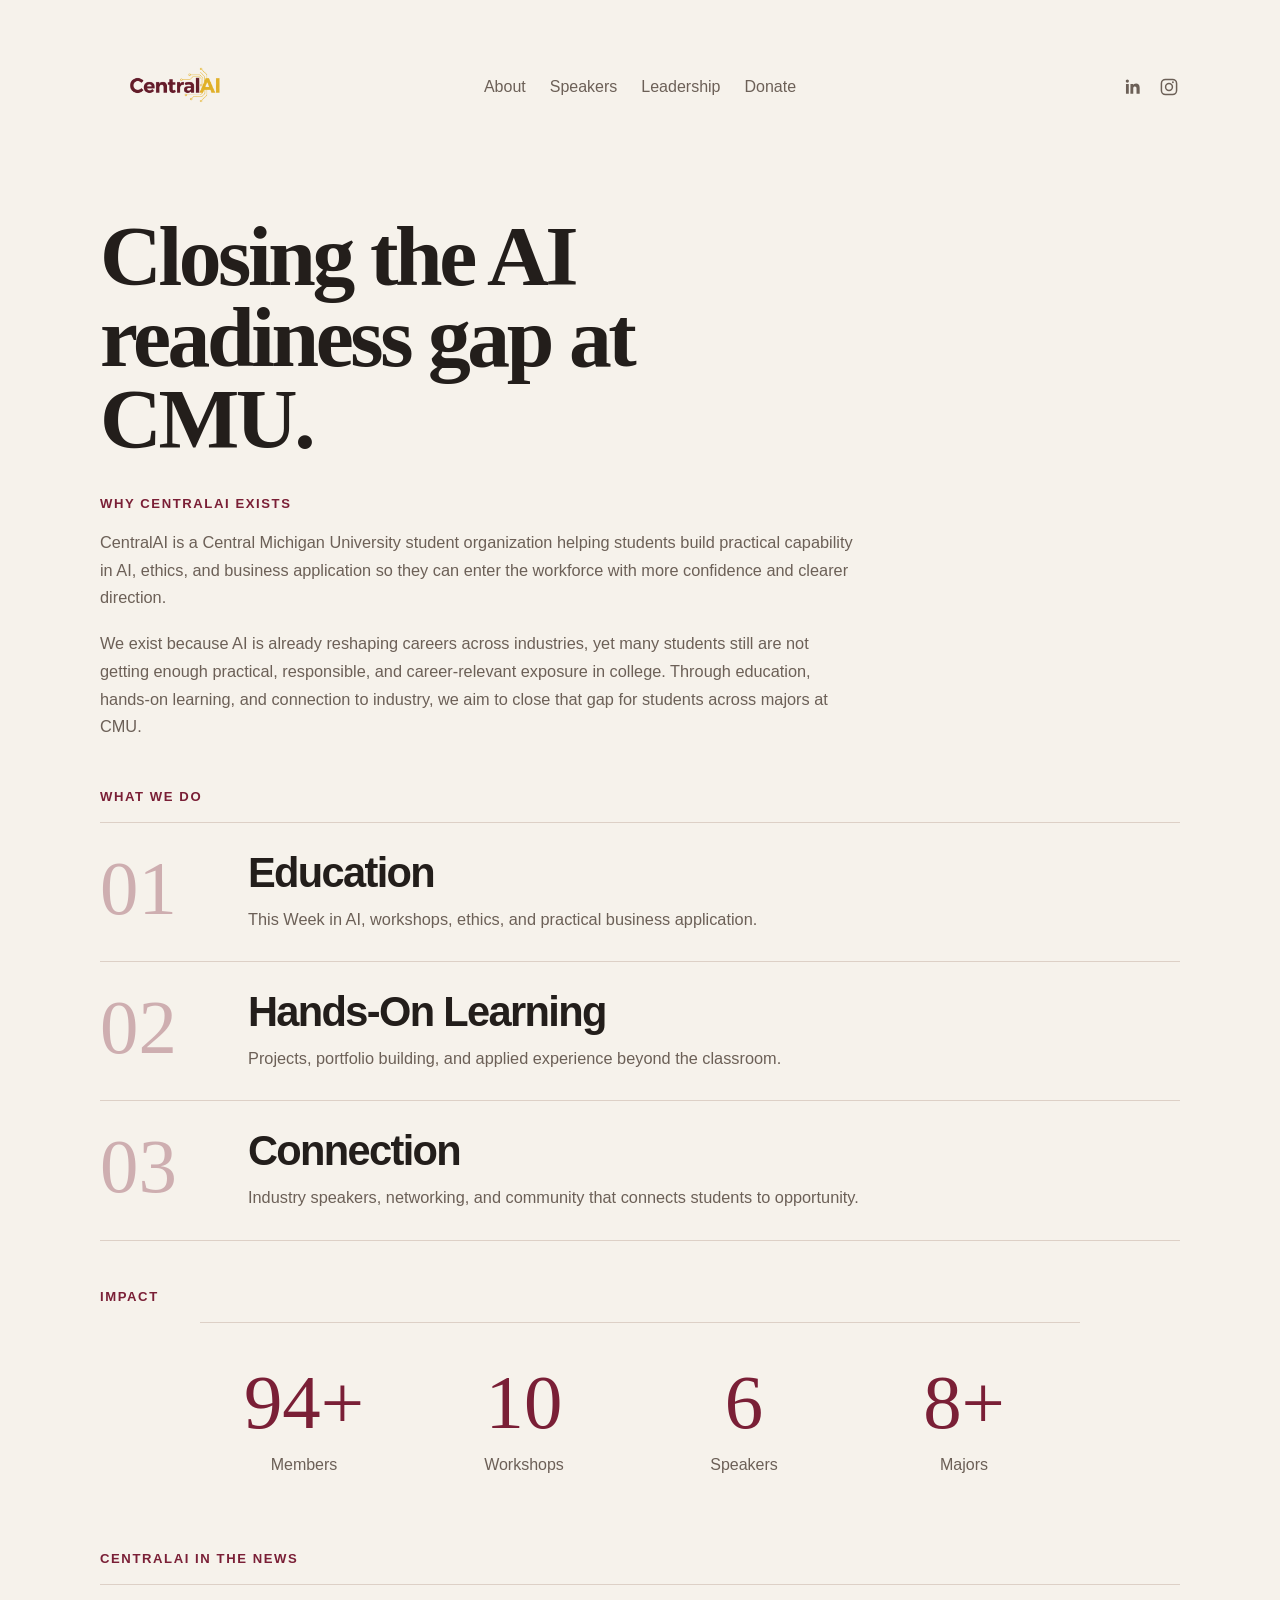
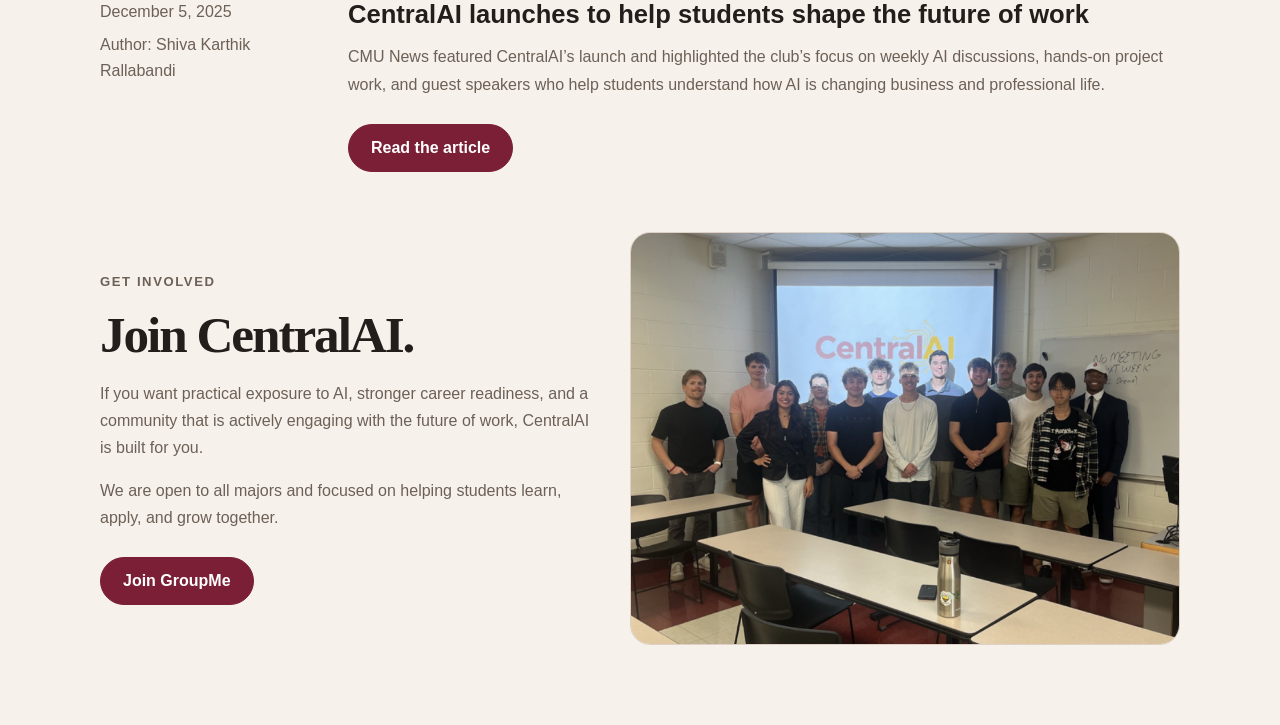
<file: about.html>
<!DOCTYPE html>
<html lang="en">
<head>
  <meta charset="UTF-8">
  <meta name="viewport" content="width=device-width, initial-scale=1.0">
  <title>About | CentralAI</title>
  <meta
    name="description"
    content="Learn how CentralAI helps CMU students build AI, ethics, and business capability for career success."
  >
  <link rel="stylesheet" href="styles.css">
</head>
<body data-page="about">
  <div class="page-shell">
    <header class="site-header">
      <a class="wordmark wordmark-header" href="/" aria-label="CentralAI home">
        <img src="Images/CentralAI logo no background.png" alt="CentralAI logo">
      </a>
      <nav class="site-nav" aria-label="Primary">
        <a href="about.html">About</a>
        <a href="speakers.html">Speakers</a>
        <a href="leadership.html">Leadership</a>
        <a href="donate.html">Donate</a>
      </nav>
      <div class="site-socials" aria-label="Social links">
        <a href="https://www.linkedin.com/company/109611903" aria-label="LinkedIn" target="_blank" rel="noopener noreferrer">
          <svg viewBox="0 0 24 24" aria-hidden="true">
            <path d="M6.94 8.5H3.56V20h3.38V8.5Zm.22-3.56a1.96 1.96 0 1 0-3.92 0 1.96 1.96 0 0 0 3.92 0ZM20 12.92c0-3.46-1.85-5.07-4.31-5.07-1.99 0-2.88 1.09-3.38 1.86V8.5H8.94c.04.8 0 11.5 0 11.5h3.37v-6.42c0-.34.03-.68.13-.92.27-.68.88-1.38 1.9-1.38 1.34 0 1.88 1.03 1.88 2.54V20H20v-7.08Z"/>
          </svg>
        </a>
        <a href="https://www.instagram.com/cmich.ai/" aria-label="Instagram" target="_blank" rel="noopener noreferrer">
          <svg viewBox="0 0 24 24" aria-hidden="true">
            <path d="M7.75 2h8.5A5.75 5.75 0 0 1 22 7.75v8.5A5.75 5.75 0 0 1 16.25 22h-8.5A5.75 5.75 0 0 1 2 16.25v-8.5A5.75 5.75 0 0 1 7.75 2Zm0 1.8A3.95 3.95 0 0 0 3.8 7.75v8.5A3.95 3.95 0 0 0 7.75 20.2h8.5a3.95 3.95 0 0 0 3.95-3.95v-8.5a3.95 3.95 0 0 0-3.95-3.95h-8.5Zm8.95 1.35a1.1 1.1 0 1 1 0 2.2 1.1 1.1 0 0 1 0-2.2ZM12 7a5 5 0 1 1 0 10 5 5 0 0 1 0-10Zm0 1.8A3.2 3.2 0 1 0 12 15.2 3.2 3.2 0 0 0 12 8.8Z"/>
          </svg>
        </a>
      </div>
      <button class="menu-toggle" type="button" aria-expanded="false" aria-controls="mobileMenu" aria-label="Open menu">
        <span></span>
        <span></span>
        <span></span>
      </button>
      <div class="mobile-menu" id="mobileMenu" hidden>
        <nav class="mobile-nav" aria-label="Mobile primary">
          <a href="about.html">About</a>
          <a href="speakers.html">Speakers</a>
          <a href="leadership.html">Leadership</a>
          <a href="donate.html">Donate</a>
        </nav>
        <div class="mobile-socials" aria-label="Mobile social links">
          <a href="https://www.linkedin.com/company/109611903" aria-label="LinkedIn" target="_blank" rel="noopener noreferrer">
            <svg viewBox="0 0 24 24" aria-hidden="true">
              <path d="M6.94 8.5H3.56V20h3.38V8.5Zm.22-3.56a1.96 1.96 0 1 0-3.92 0 1.96 1.96 0 0 0 3.92 0ZM20 12.92c0-3.46-1.85-5.07-4.31-5.07-1.99 0-2.88 1.09-3.38 1.86V8.5H8.94c.04.8 0 11.5 0 11.5h3.37v-6.42c0-.34.03-.68.13-.92.27-.68.88-1.38 1.9-1.38 1.34 0 1.88 1.03 1.88 2.54V20H20v-7.08Z"/>
            </svg>
          </a>
          <a href="https://www.instagram.com/cmich.ai/" aria-label="Instagram" target="_blank" rel="noopener noreferrer">
            <svg viewBox="0 0 24 24" aria-hidden="true">
              <path d="M7.75 2h8.5A5.75 5.75 0 0 1 22 7.75v8.5A5.75 5.75 0 0 1 16.25 22h-8.5A5.75 5.75 0 0 1 2 16.25v-8.5A5.75 5.75 0 0 1 7.75 2Zm0 1.8A3.95 3.95 0 0 0 3.8 7.75v8.5A3.95 3.95 0 0 0 7.75 20.2h8.5a3.95 3.95 0 0 0 3.95-3.95v-8.5a3.95 3.95 0 0 0-3.95-3.95h-8.5Zm8.95 1.35a1.1 1.1 0 1 1 0 2.2 1.1 1.1 0 0 1 0-2.2ZM12 7a5 5 0 1 1 0 10 5 5 0 0 1 0-10Zm0 1.8A3.2 3.2 0 1 0 12 15.2 3.2 3.2 0 0 0 12 8.8Z"/>
            </svg>
          </a>
        </div>
      </div>
    </header>

    <main class="content-main">
      <section class="page-intro">
        <h1>Closing the AI readiness gap at CMU.</h1>
      </section>

      <section class="about-story">
        <div class="section-label-wrap">
          <p class="page-kicker">Why CentralAI Exists</p>
        </div>
        <div class="copy-grid">
          <div class="copy-column">
            <p>
              CentralAI is a Central Michigan University student organization helping students build
              practical capability in AI, ethics, and business application so they can enter the workforce
              with more confidence and clearer direction.
            </p>
          </div>
          <div class="copy-column">
            <p>
              We exist because AI is already reshaping careers across industries, yet many students still
              are not getting enough practical, responsible, and career-relevant exposure in college. Through
              education, hands-on learning, and connection to industry, we aim to close that gap for students
              across majors at CMU.
            </p>
          </div>
        </div>
      </section>

      <section class="about-work">
        <div class="section-label-wrap">
          <p class="page-kicker">What We Do</p>
        </div>
        <div class="manifesto-list">
          <article class="manifesto-item">
            <div class="manifesto-index">01</div>
            <div class="manifesto-content">
              <h2>Education</h2>
              <p>This Week in AI, workshops, ethics, and practical business application.</p>
            </div>
          </article>
          <article class="manifesto-item">
            <div class="manifesto-index">02</div>
            <div class="manifesto-content">
              <h2>Hands-On Learning</h2>
              <p>Projects, portfolio building, and applied experience beyond the classroom.</p>
            </div>
          </article>
          <article class="manifesto-item">
            <div class="manifesto-index">03</div>
            <div class="manifesto-content">
              <h2>Connection</h2>
              <p>Industry speakers, networking, and community that connects students to opportunity.</p>
            </div>
          </article>
        </div>
      </section>

      <section class="about-impact">
        <div class="section-label-wrap">
          <p class="page-kicker">Impact</p>
        </div>
        <section class="stats-row stats-row-emphasis">
          <div class="stat-item">
            <span>94+</span>
            <p>Members</p>
          </div>
          <div class="stat-item">
            <span>10</span>
            <p>Workshops</p>
          </div>
          <div class="stat-item">
            <span>6</span>
            <p>Speakers</p>
          </div>
          <div class="stat-item">
            <span>8+</span>
            <p>Majors</p>
          </div>
        </section>
      </section>

      <section class="about-news">
        <div class="section-label-wrap">
          <p class="page-kicker">CentralAI In the News</p>
        </div>
        <article class="news-feature">
          <div class="news-meta">
            <p>December 5, 2025</p>
            <p>Author: Shiva Karthik Rallabandi</p>
          </div>
          <div class="news-copy">
            <h2>CentralAI launches to help students shape the future of work</h2>
            <p>
              CMU News featured CentralAI’s launch and highlighted the club’s focus on weekly AI
              discussions, hands-on project work, and guest speakers who help students understand how
              AI is changing business and professional life.
            </p>
            <a
              class="primary-link cta-link"
              href="https://www.cmich.edu/news/details/centralai-launches-to-help-students-shape-the-future-of-work"
              target="_blank"
              rel="noopener noreferrer"
            >
              Read the article
            </a>
          </div>
        </article>
      </section>

      <section class="about-cta">
        <div class="about-cta-copy">
          <p class="page-kicker section-kicker">Get Involved</p>
          <h2>Join CentralAI.</h2>
          <p>
            If you want practical exposure to AI, stronger career readiness, and a community that is
            actively engaging with the future of work, CentralAI is built for you.
          </p>
          <p>
            We are open to all majors and focused on helping students learn, apply, and grow together.
          </p>
          <a class="primary-link cta-link" href="https://groupme.com/join_group/110381093/fyufpmpW" target="_blank" rel="noopener noreferrer">Join GroupMe</a>
        </div>
        <div class="about-cta-media">
          <img src="Images/Group Photo.jpg" alt="CentralAI group photo">
        </div>
      </section>
    </main>
  </div>

  <script src="script.js"></script>
</body>
</html>
</file>
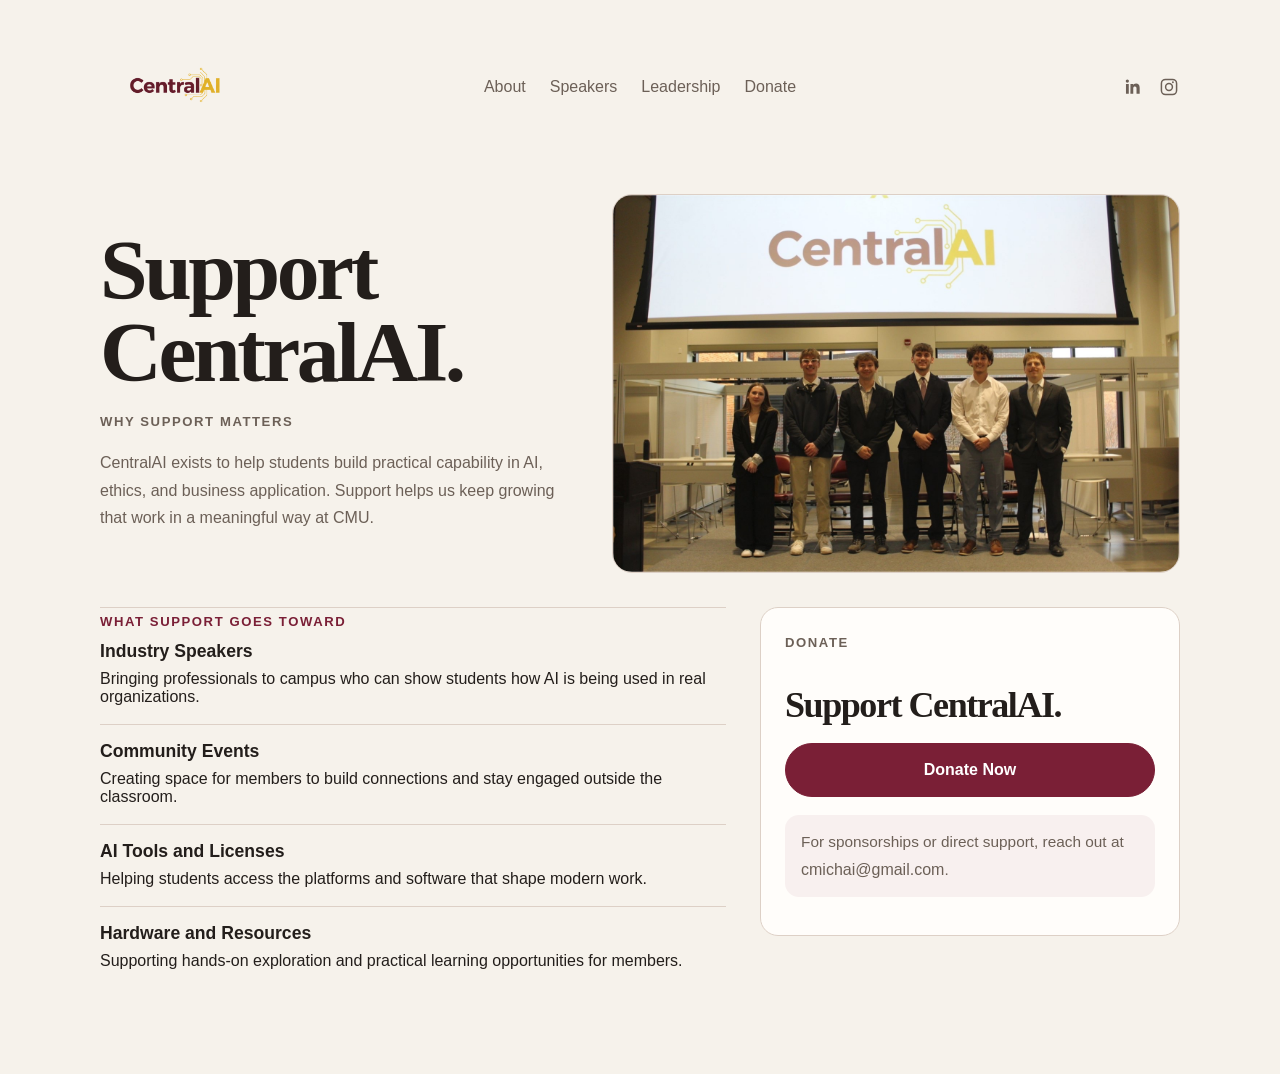
<file: donate.html>
<!DOCTYPE html>
<html lang="en">
<head>
  <meta charset="UTF-8">
  <meta name="viewport" content="width=device-width, initial-scale=1.0">
  <title>Donate | CentralAI</title>
  <meta
    name="description"
    content="Support CentralAI and help expand student opportunity, speakers, tools, and community at CMU."
  >
  <link rel="stylesheet" href="styles.css">
</head>
<body data-page="donate">
  <div class="page-shell">
    <header class="site-header">
      <a class="wordmark wordmark-header" href="/" aria-label="CentralAI home">
        <img src="Images/CentralAI logo no background.png" alt="CentralAI logo">
      </a>
      <nav class="site-nav" aria-label="Primary">
        <a href="about.html">About</a>
        <a href="speakers.html">Speakers</a>
        <a href="leadership.html">Leadership</a>
        <a href="donate.html">Donate</a>
      </nav>
      <div class="site-socials" aria-label="Social links">
        <a href="https://www.linkedin.com/company/109611903" aria-label="LinkedIn" target="_blank" rel="noopener noreferrer">
          <svg viewBox="0 0 24 24" aria-hidden="true">
            <path d="M6.94 8.5H3.56V20h3.38V8.5Zm.22-3.56a1.96 1.96 0 1 0-3.92 0 1.96 1.96 0 0 0 3.92 0ZM20 12.92c0-3.46-1.85-5.07-4.31-5.07-1.99 0-2.88 1.09-3.38 1.86V8.5H8.94c.04.8 0 11.5 0 11.5h3.37v-6.42c0-.34.03-.68.13-.92.27-.68.88-1.38 1.9-1.38 1.34 0 1.88 1.03 1.88 2.54V20H20v-7.08Z"/>
          </svg>
        </a>
        <a href="https://www.instagram.com/cmich.ai/" aria-label="Instagram" target="_blank" rel="noopener noreferrer">
          <svg viewBox="0 0 24 24" aria-hidden="true">
            <path d="M7.75 2h8.5A5.75 5.75 0 0 1 22 7.75v8.5A5.75 5.75 0 0 1 16.25 22h-8.5A5.75 5.75 0 0 1 2 16.25v-8.5A5.75 5.75 0 0 1 7.75 2Zm0 1.8A3.95 3.95 0 0 0 3.8 7.75v8.5A3.95 3.95 0 0 0 7.75 20.2h8.5a3.95 3.95 0 0 0 3.95-3.95v-8.5a3.95 3.95 0 0 0-3.95-3.95h-8.5Zm8.95 1.35a1.1 1.1 0 1 1 0 2.2 1.1 1.1 0 0 1 0-2.2ZM12 7a5 5 0 1 1 0 10 5 5 0 0 1 0-10Zm0 1.8A3.2 3.2 0 1 0 12 15.2 3.2 3.2 0 0 0 12 8.8Z"/>
          </svg>
        </a>
      </div>
      <button class="menu-toggle" type="button" aria-expanded="false" aria-controls="mobileMenu" aria-label="Open menu">
        <span></span>
        <span></span>
        <span></span>
      </button>
      <div class="mobile-menu" id="mobileMenu" hidden>
        <nav class="mobile-nav" aria-label="Mobile primary">
          <a href="about.html">About</a>
          <a href="speakers.html">Speakers</a>
          <a href="leadership.html">Leadership</a>
          <a href="donate.html">Donate</a>
        </nav>
        <div class="mobile-socials" aria-label="Mobile social links">
          <a href="https://www.linkedin.com/company/109611903" aria-label="LinkedIn" target="_blank" rel="noopener noreferrer">
            <svg viewBox="0 0 24 24" aria-hidden="true">
              <path d="M6.94 8.5H3.56V20h3.38V8.5Zm.22-3.56a1.96 1.96 0 1 0-3.92 0 1.96 1.96 0 0 0 3.92 0ZM20 12.92c0-3.46-1.85-5.07-4.31-5.07-1.99 0-2.88 1.09-3.38 1.86V8.5H8.94c.04.8 0 11.5 0 11.5h3.37v-6.42c0-.34.03-.68.13-.92.27-.68.88-1.38 1.9-1.38 1.34 0 1.88 1.03 1.88 2.54V20H20v-7.08Z"/>
            </svg>
          </a>
          <a href="https://www.instagram.com/cmich.ai/" aria-label="Instagram" target="_blank" rel="noopener noreferrer">
            <svg viewBox="0 0 24 24" aria-hidden="true">
              <path d="M7.75 2h8.5A5.75 5.75 0 0 1 22 7.75v8.5A5.75 5.75 0 0 1 16.25 22h-8.5A5.75 5.75 0 0 1 2 16.25v-8.5A5.75 5.75 0 0 1 7.75 2Zm0 1.8A3.95 3.95 0 0 0 3.8 7.75v8.5A3.95 3.95 0 0 0 7.75 20.2h8.5a3.95 3.95 0 0 0 3.95-3.95v-8.5a3.95 3.95 0 0 0-3.95-3.95h-8.5Zm8.95 1.35a1.1 1.1 0 1 1 0 2.2 1.1 1.1 0 0 1 0-2.2ZM12 7a5 5 0 1 1 0 10 5 5 0 0 1 0-10Zm0 1.8A3.2 3.2 0 1 0 12 15.2 3.2 3.2 0 0 0 12 8.8Z"/>
            </svg>
          </a>
        </div>
      </div>
    </header>

    <main class="content-main">
      <section class="donate-hero">
        <div class="donate-hero-copy page-intro">
          <h1>Support CentralAI.</h1>
          <p class="page-kicker section-kicker">Why Support Matters</p>
          <p>
            CentralAI exists to help students build practical capability in AI, ethics, and business
            application. Support helps us keep growing that work in a meaningful way at CMU.
          </p>
        </div>
        <div class="donate-hero-media">
          <img src="Images/Eboard Pic.jpeg" alt="CentralAI e-board photo">
        </div>
      </section>

      <section class="donate-layout">
        <div class="donate-info">
          <section class="donate-section">
            <p class="page-kicker section-kicker">What Support Goes Toward</p>
            <div class="support-list">
              <div class="support-item">
                <h3>Industry Speakers</h3>
                <p>Bringing professionals to campus who can show students how AI is being used in real organizations.</p>
              </div>
              <div class="support-item">
                <h3>Community Events</h3>
                <p>Creating space for members to build connections and stay engaged outside the classroom.</p>
              </div>
              <div class="support-item">
                <h3>AI Tools and Licenses</h3>
                <p>Helping students access the platforms and software that shape modern work.</p>
              </div>
              <div class="support-item">
                <h3>Hardware and Resources</h3>
                <p>Supporting hands-on exploration and practical learning opportunities for members.</p>
              </div>
            </div>
          </section>
        </div>

        <aside class="donation-panel donation-panel-cta">
          <p class="page-kicker section-kicker">Donate</p>
          <h2>Support CentralAI.</h2>

          <a class="donation-submit donation-link" href="https://buy.stripe.com/eVq9AUgqd8vmcbx0gD4AU00" target="_blank" rel="noopener noreferrer">
            Donate Now
          </a>

          <p class="donation-contact">
            For sponsorships or direct support, reach out at
            <a class="primary-link" href="mailto:cmichai@gmail.com">cmichai@gmail.com</a>.
          </p>
        </aside>
      </section>
    </main>
  </div>

  <script src="script.js"></script>
</body>
</html>
</file>
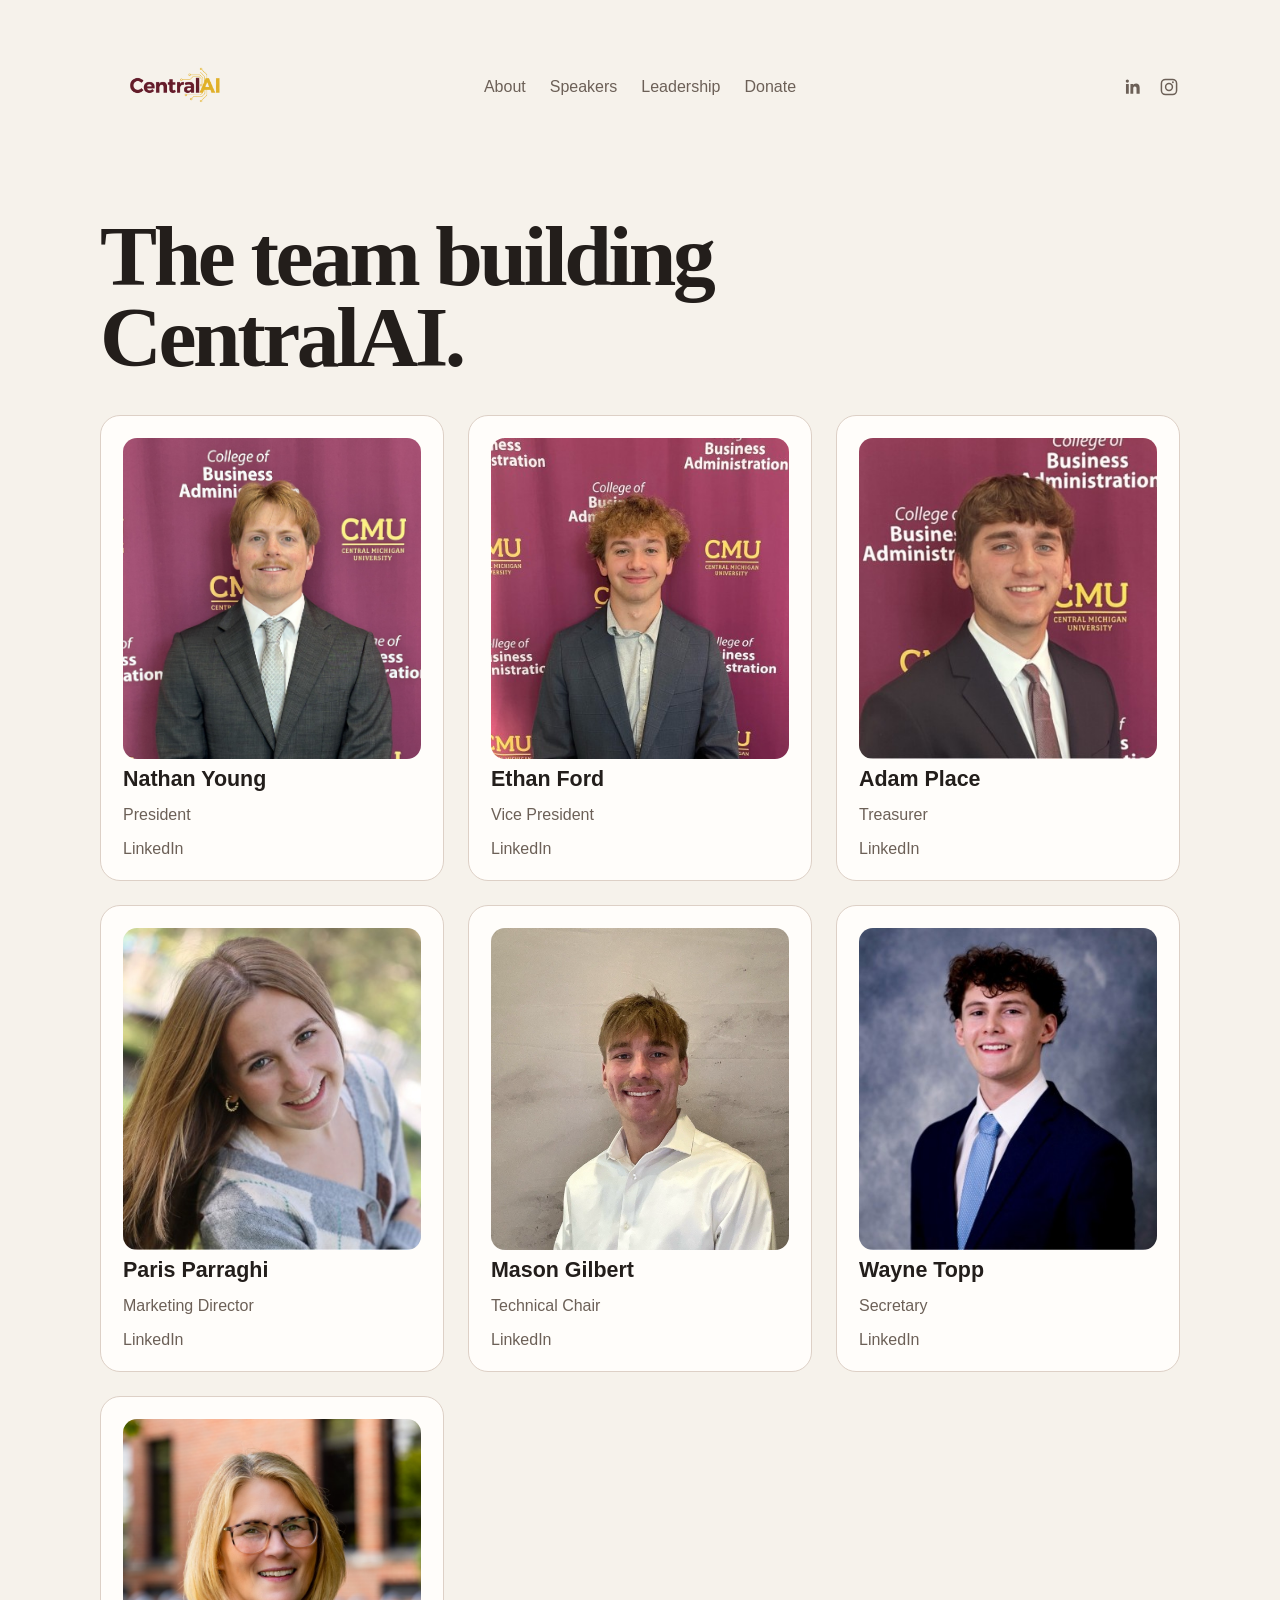
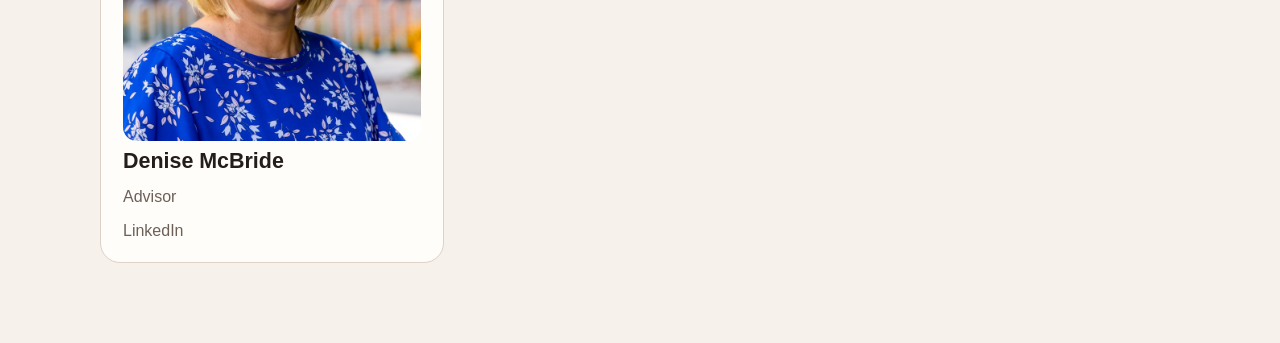
<file: leadership.html>
<!DOCTYPE html>
<html lang="en">
<head>
  <meta charset="UTF-8">
  <meta name="viewport" content="width=device-width, initial-scale=1.0">
  <title>Leadership | CentralAI</title>
  <meta
    name="description"
    content="Meet the CentralAI leadership team and advisor at Central Michigan University."
  >
  <link rel="stylesheet" href="styles.css">
</head>
<body data-page="leadership">
  <div class="page-shell">
    <header class="site-header">
      <a class="wordmark wordmark-header" href="/" aria-label="CentralAI home">
        <img src="Images/CentralAI logo no background.png" alt="CentralAI logo">
      </a>
      <nav class="site-nav" aria-label="Primary">
        <a href="about.html">About</a>
        <a href="speakers.html">Speakers</a>
        <a href="leadership.html">Leadership</a>
        <a href="donate.html">Donate</a>
      </nav>
      <div class="site-socials" aria-label="Social links">
        <a href="https://www.linkedin.com/company/109611903" aria-label="LinkedIn" target="_blank" rel="noopener noreferrer">
          <svg viewBox="0 0 24 24" aria-hidden="true">
            <path d="M6.94 8.5H3.56V20h3.38V8.5Zm.22-3.56a1.96 1.96 0 1 0-3.92 0 1.96 1.96 0 0 0 3.92 0ZM20 12.92c0-3.46-1.85-5.07-4.31-5.07-1.99 0-2.88 1.09-3.38 1.86V8.5H8.94c.04.8 0 11.5 0 11.5h3.37v-6.42c0-.34.03-.68.13-.92.27-.68.88-1.38 1.9-1.38 1.34 0 1.88 1.03 1.88 2.54V20H20v-7.08Z"/>
          </svg>
        </a>
        <a href="https://www.instagram.com/cmich.ai/" aria-label="Instagram" target="_blank" rel="noopener noreferrer">
          <svg viewBox="0 0 24 24" aria-hidden="true">
            <path d="M7.75 2h8.5A5.75 5.75 0 0 1 22 7.75v8.5A5.75 5.75 0 0 1 16.25 22h-8.5A5.75 5.75 0 0 1 2 16.25v-8.5A5.75 5.75 0 0 1 7.75 2Zm0 1.8A3.95 3.95 0 0 0 3.8 7.75v8.5A3.95 3.95 0 0 0 7.75 20.2h8.5a3.95 3.95 0 0 0 3.95-3.95v-8.5a3.95 3.95 0 0 0-3.95-3.95h-8.5Zm8.95 1.35a1.1 1.1 0 1 1 0 2.2 1.1 1.1 0 0 1 0-2.2ZM12 7a5 5 0 1 1 0 10 5 5 0 0 1 0-10Zm0 1.8A3.2 3.2 0 1 0 12 15.2 3.2 3.2 0 0 0 12 8.8Z"/>
          </svg>
        </a>
      </div>
      <button class="menu-toggle" type="button" aria-expanded="false" aria-controls="mobileMenu" aria-label="Open menu">
        <span></span>
        <span></span>
        <span></span>
      </button>
      <div class="mobile-menu" id="mobileMenu" hidden>
        <nav class="mobile-nav" aria-label="Mobile primary">
          <a href="about.html">About</a>
          <a href="speakers.html">Speakers</a>
          <a href="leadership.html">Leadership</a>
          <a href="donate.html">Donate</a>
        </nav>
        <div class="mobile-socials" aria-label="Mobile social links">
          <a href="https://www.linkedin.com/company/109611903" aria-label="LinkedIn" target="_blank" rel="noopener noreferrer">
            <svg viewBox="0 0 24 24" aria-hidden="true">
              <path d="M6.94 8.5H3.56V20h3.38V8.5Zm.22-3.56a1.96 1.96 0 1 0-3.92 0 1.96 1.96 0 0 0 3.92 0ZM20 12.92c0-3.46-1.85-5.07-4.31-5.07-1.99 0-2.88 1.09-3.38 1.86V8.5H8.94c.04.8 0 11.5 0 11.5h3.37v-6.42c0-.34.03-.68.13-.92.27-.68.88-1.38 1.9-1.38 1.34 0 1.88 1.03 1.88 2.54V20H20v-7.08Z"/>
            </svg>
          </a>
          <a href="https://www.instagram.com/cmich.ai/" aria-label="Instagram" target="_blank" rel="noopener noreferrer">
            <svg viewBox="0 0 24 24" aria-hidden="true">
              <path d="M7.75 2h8.5A5.75 5.75 0 0 1 22 7.75v8.5A5.75 5.75 0 0 1 16.25 22h-8.5A5.75 5.75 0 0 1 2 16.25v-8.5A5.75 5.75 0 0 1 7.75 2Zm0 1.8A3.95 3.95 0 0 0 3.8 7.75v8.5A3.95 3.95 0 0 0 7.75 20.2h8.5a3.95 3.95 0 0 0 3.95-3.95v-8.5a3.95 3.95 0 0 0-3.95-3.95h-8.5Zm8.95 1.35a1.1 1.1 0 1 1 0 2.2 1.1 1.1 0 0 1 0-2.2ZM12 7a5 5 0 1 1 0 10 5 5 0 0 1 0-10Zm0 1.8A3.2 3.2 0 1 0 12 15.2 3.2 3.2 0 0 0 12 8.8Z"/>
            </svg>
          </a>
        </div>
      </div>
    </header>

    <main class="content-main">
      <section class="page-intro">
        <h1>The team building CentralAI.</h1>
      </section>

      <section class="leaders-grid">
        <article class="leader-tile">
          <img src="Images/Nate's Headshot.jpg" alt="Nathan Young headshot">
          <h2>Nathan Young</h2>
          <p>President</p>
          <a href="https://www.linkedin.com/in/nathanyoung2024/" target="_blank" rel="noopener noreferrer">LinkedIn</a>
        </article>
        <article class="leader-tile">
          <img src="Images/Ethan Headshot.jfif" alt="Ethan Ford headshot">
          <h2>Ethan Ford</h2>
          <p>Vice President</p>
          <a href="https://www.linkedin.com/in/ethan-ford-792274192/" target="_blank" rel="noopener noreferrer">LinkedIn</a>
        </article>
        <article class="leader-tile">
          <img src="Images/Adam Headshot.jfif" alt="Adam Place headshot">
          <h2>Adam Place</h2>
          <p>Treasurer</p>
          <a href="https://www.linkedin.com/in/adamcplace/" target="_blank" rel="noopener noreferrer">LinkedIn</a>
        </article>
        <article class="leader-tile">
          <img src="Images/paris-parraghi-DCs9gkmn.jfif" alt="Paris Parraghi headshot">
          <h2>Paris Parraghi</h2>
          <p>Marketing Director</p>
          <a href="https://www.linkedin.com/in/parisparraghi/" target="_blank" rel="noopener noreferrer">LinkedIn</a>
        </article>
        <article class="leader-tile">
          <img src="Images/Mason Headshot.png" alt="Mason Gilbert headshot">
          <h2>Mason Gilbert</h2>
          <p>Technical Chair</p>
          <a href="https://www.linkedin.com/in/mason-gilbert/" target="_blank" rel="noopener noreferrer">LinkedIn</a>
        </article>
        <article class="leader-tile">
          <img src="Images/wayne-topp-BpiUmA4q.jfif" alt="Wayne Topp headshot">
          <h2>Wayne Topp</h2>
          <p>Secretary</p>
          <a href="https://www.linkedin.com/in/wayne-topp-131199293/" target="_blank" rel="noopener noreferrer">LinkedIn</a>
        </article>
        <article class="leader-tile">
          <img src="Images/Denise Headshot.jpg" alt="Denise McBride headshot">
          <h2>Denise McBride</h2>
          <p>Advisor</p>
          <a href="https://www.linkedin.com/in/denise-m-mcbride/" target="_blank" rel="noopener noreferrer">LinkedIn</a>
        </article>
      </section>
    </main>
  </div>

  <script src="script.js"></script>
</body>
</html>
</file>
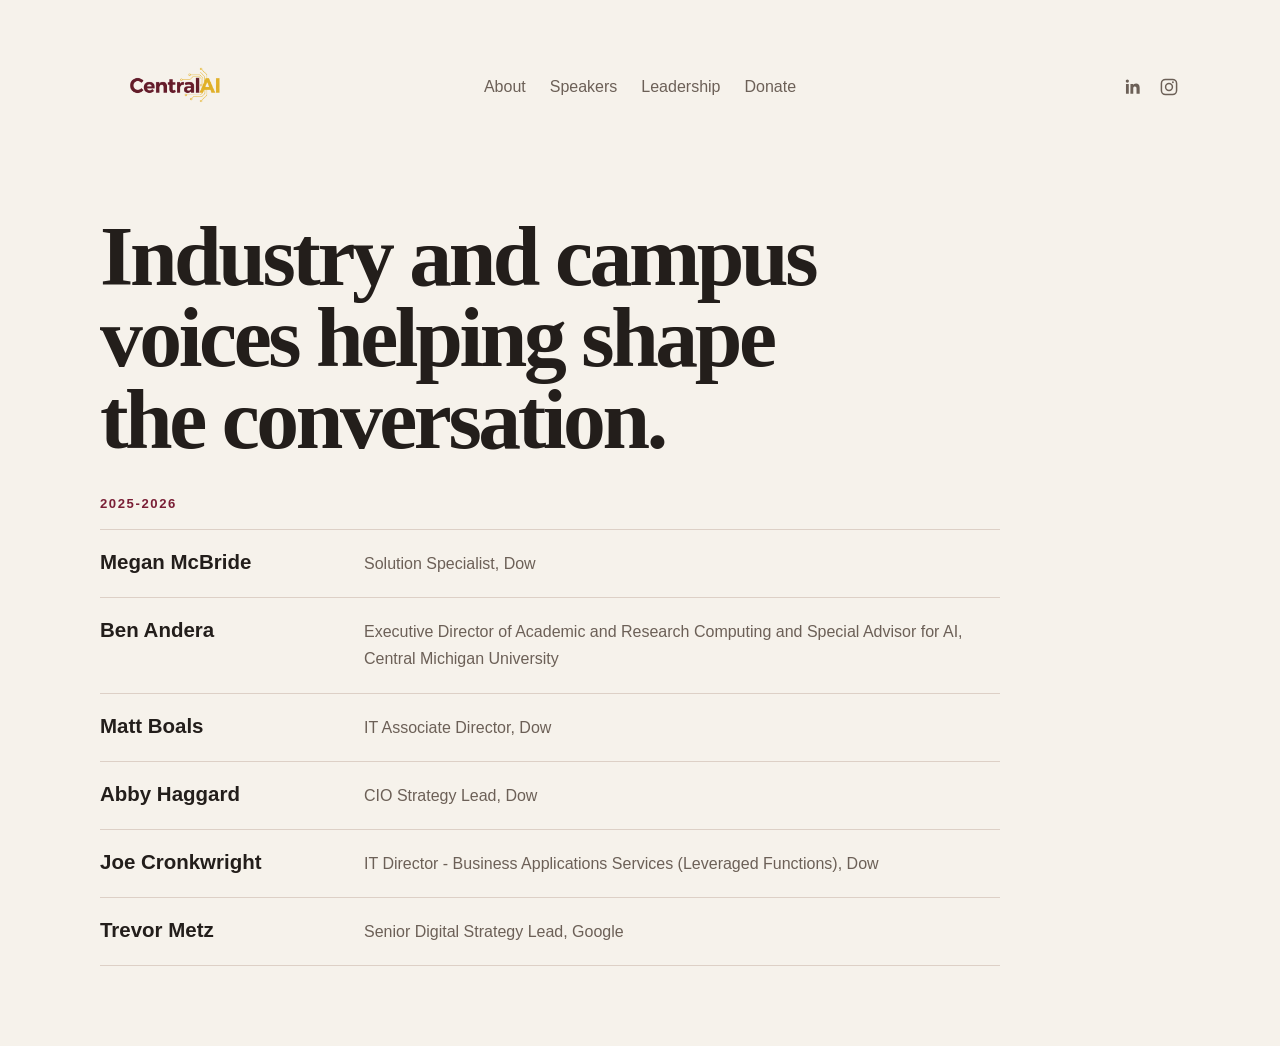
<file: speakers.html>
<!DOCTYPE html>
<html lang="en">
<head>
  <meta charset="UTF-8">
  <meta name="viewport" content="width=device-width, initial-scale=1.0">
  <title>Speakers | CentralAI</title>
  <meta
    name="description"
    content="Industry speakers who have contributed to the CentralAI community at Central Michigan University."
  >
  <link rel="stylesheet" href="styles.css">
</head>
<body data-page="speakers">
  <div class="page-shell">
    <header class="site-header">
      <a class="wordmark wordmark-header" href="/" aria-label="CentralAI home">
        <img src="Images/CentralAI logo no background.png" alt="CentralAI logo">
      </a>
      <nav class="site-nav" aria-label="Primary">
        <a href="about.html">About</a>
        <a href="speakers.html">Speakers</a>
        <a href="leadership.html">Leadership</a>
        <a href="donate.html">Donate</a>
      </nav>
      <div class="site-socials" aria-label="Social links">
        <a href="https://www.linkedin.com/company/109611903" aria-label="LinkedIn" target="_blank" rel="noopener noreferrer">
          <svg viewBox="0 0 24 24" aria-hidden="true">
            <path d="M6.94 8.5H3.56V20h3.38V8.5Zm.22-3.56a1.96 1.96 0 1 0-3.92 0 1.96 1.96 0 0 0 3.92 0ZM20 12.92c0-3.46-1.85-5.07-4.31-5.07-1.99 0-2.88 1.09-3.38 1.86V8.5H8.94c.04.8 0 11.5 0 11.5h3.37v-6.42c0-.34.03-.68.13-.92.27-.68.88-1.38 1.9-1.38 1.34 0 1.88 1.03 1.88 2.54V20H20v-7.08Z"/>
          </svg>
        </a>
        <a href="https://www.instagram.com/cmich.ai/" aria-label="Instagram" target="_blank" rel="noopener noreferrer">
          <svg viewBox="0 0 24 24" aria-hidden="true">
            <path d="M7.75 2h8.5A5.75 5.75 0 0 1 22 7.75v8.5A5.75 5.75 0 0 1 16.25 22h-8.5A5.75 5.75 0 0 1 2 16.25v-8.5A5.75 5.75 0 0 1 7.75 2Zm0 1.8A3.95 3.95 0 0 0 3.8 7.75v8.5A3.95 3.95 0 0 0 7.75 20.2h8.5a3.95 3.95 0 0 0 3.95-3.95v-8.5a3.95 3.95 0 0 0-3.95-3.95h-8.5Zm8.95 1.35a1.1 1.1 0 1 1 0 2.2 1.1 1.1 0 0 1 0-2.2ZM12 7a5 5 0 1 1 0 10 5 5 0 0 1 0-10Zm0 1.8A3.2 3.2 0 1 0 12 15.2 3.2 3.2 0 0 0 12 8.8Z"/>
          </svg>
        </a>
      </div>
      <button class="menu-toggle" type="button" aria-expanded="false" aria-controls="mobileMenu" aria-label="Open menu">
        <span></span>
        <span></span>
        <span></span>
      </button>
      <div class="mobile-menu" id="mobileMenu" hidden>
        <nav class="mobile-nav" aria-label="Mobile primary">
          <a href="about.html">About</a>
          <a href="speakers.html">Speakers</a>
          <a href="leadership.html">Leadership</a>
          <a href="donate.html">Donate</a>
        </nav>
        <div class="mobile-socials" aria-label="Mobile social links">
          <a href="https://www.linkedin.com/company/109611903" aria-label="LinkedIn" target="_blank" rel="noopener noreferrer">
            <svg viewBox="0 0 24 24" aria-hidden="true">
              <path d="M6.94 8.5H3.56V20h3.38V8.5Zm.22-3.56a1.96 1.96 0 1 0-3.92 0 1.96 1.96 0 0 0 3.92 0ZM20 12.92c0-3.46-1.85-5.07-4.31-5.07-1.99 0-2.88 1.09-3.38 1.86V8.5H8.94c.04.8 0 11.5 0 11.5h3.37v-6.42c0-.34.03-.68.13-.92.27-.68.88-1.38 1.9-1.38 1.34 0 1.88 1.03 1.88 2.54V20H20v-7.08Z"/>
            </svg>
          </a>
          <a href="https://www.instagram.com/cmich.ai/" aria-label="Instagram" target="_blank" rel="noopener noreferrer">
            <svg viewBox="0 0 24 24" aria-hidden="true">
              <path d="M7.75 2h8.5A5.75 5.75 0 0 1 22 7.75v8.5A5.75 5.75 0 0 1 16.25 22h-8.5A5.75 5.75 0 0 1 2 16.25v-8.5A5.75 5.75 0 0 1 7.75 2Zm0 1.8A3.95 3.95 0 0 0 3.8 7.75v8.5A3.95 3.95 0 0 0 7.75 20.2h8.5a3.95 3.95 0 0 0 3.95-3.95v-8.5a3.95 3.95 0 0 0-3.95-3.95h-8.5Zm8.95 1.35a1.1 1.1 0 1 1 0 2.2 1.1 1.1 0 0 1 0-2.2ZM12 7a5 5 0 1 1 0 10 5 5 0 0 1 0-10Zm0 1.8A3.2 3.2 0 1 0 12 15.2 3.2 3.2 0 0 0 12 8.8Z"/>
            </svg>
          </a>
        </div>
      </div>
    </header>

    <main class="content-main">
      <section class="page-intro">
        <h1>Industry and campus voices helping shape the conversation.</h1>
      </section>

      <section class="speaker-year-section">
        <div class="speaker-year-heading">
          <p class="page-kicker">2025-2026</p>
        </div>

        <div class="speaker-list" role="list">
          <article class="speaker-list-item" role="listitem">
            <h2>Megan McBride</h2>
            <p>Solution Specialist, Dow</p>
          </article>
          <article class="speaker-list-item" role="listitem">
            <h2>Ben Andera</h2>
            <p>Executive Director of Academic and Research Computing and Special Advisor for AI, Central Michigan University</p>
          </article>
          <article class="speaker-list-item" role="listitem">
            <h2>Matt Boals</h2>
            <p>IT Associate Director, Dow</p>
          </article>
          <article class="speaker-list-item" role="listitem">
            <h2>Abby Haggard</h2>
            <p>CIO Strategy Lead, Dow</p>
          </article>
          <article class="speaker-list-item" role="listitem">
            <h2>Joe Cronkwright</h2>
            <p>IT Director - Business Applications Services (Leveraged Functions), Dow</p>
          </article>
          <article class="speaker-list-item" role="listitem">
            <h2>Trevor Metz</h2>
            <p>Senior Digital Strategy Lead, Google</p>
          </article>
        </div>
      </section>
    </main>
  </div>

  <script src="script.js"></script>
</body>
</html>
</file>
<file: styles.css>
:root {
  --bg: #f6f2eb;
  --text: #231e1b;
  --muted: #6c6057;
  --line: #ddd0c6;
  --gold: #c6991b;
  --maroon: #7a1f36;
  --surface: #fffdfa;
  --content-width: min(1080px, calc(100vw - 48px));
  --sans: "Aptos", "Segoe UI Variable Text", "Segoe UI", sans-serif;
  --serif: "Georgia", "Times New Roman", serif;
}

*,
*::before,
*::after {
  box-sizing: border-box;
}

html {
  scroll-behavior: smooth;
}

body {
  margin: 0;
  min-height: 100vh;
  background: var(--bg);
  color: var(--text);
  font-family: var(--sans);
  overflow-x: hidden;
}

body[data-page="home"] {
  height: 100dvh;
  overflow: hidden;
}

img {
  display: block;
  max-width: 100%;
}

a {
  color: inherit;
  text-decoration: none;
}

.page-shell {
  min-height: 100vh;
}

body[data-page="home"] .page-shell {
  height: 100dvh;
  min-height: 100dvh;
  display: grid;
  grid-template-rows: auto 1fr;
}

.site-header,
.home-main,
.content-main {
  width: var(--content-width);
  margin: 0 auto;
}

.site-header {
  display: grid;
  grid-template-columns: 1fr auto 1fr;
  align-items: center;
  gap: 24px;
  padding: 12px 0 8px;
}

.menu-toggle,
.mobile-menu {
  display: none;
}

body.menu-open {
  overflow: hidden;
}

.wordmark {
  width: 190px;
}

.wordmark-header {
  justify-self: start;
  width: 150px;
}

.site-nav {
  display: flex;
  align-items: center;
  gap: 24px;
  justify-self: center;
}

.site-nav a,
.site-socials a,
.leader-tile a,
.primary-link {
  color: var(--muted);
  transition: color 160ms ease;
}

.site-nav a:hover,
.site-socials a:hover,
.leader-tile a:hover,
.primary-link:hover {
  color: var(--maroon);
}

.site-socials {
  display: flex;
  align-items: center;
  justify-self: end;
  gap: 14px;
}

.site-socials a {
  display: inline-flex;
  align-items: center;
  justify-content: center;
  width: 22px;
  height: 22px;
}

.site-socials svg {
  width: 20px;
  height: 20px;
  fill: currentColor;
}

body[data-page="about"] .site-nav a[href="/about/"],
body[data-page="speakers"] .site-nav a[href="/speakers/"],
body[data-page="leadership"] .site-nav a[href="/leadership/"],
body[data-page="donate"] .site-nav a[href="/donate/"],
body[data-page="about"] .mobile-nav a[href="/about/"],
body[data-page="speakers"] .mobile-nav a[href="/speakers/"],
body[data-page="leadership"] .mobile-nav a[href="/leadership/"],
body[data-page="donate"] .mobile-nav a[href="/donate/"] {
  color: var(--text);
}

.home-main {
  display: grid;
  place-items: center;
  min-height: 0;
  height: 100%;
  overflow: hidden;
}

.hero-minimal {
  display: grid;
  gap: 10px;
  width: min(840px, 100%);
  padding: 0;
  text-align: center;
  align-content: center;
}

.hero-kicker,
.page-kicker,
.card-label {
  margin: 0;
  color: var(--maroon);
  font-size: 0.82rem;
  letter-spacing: 0.12em;
  text-transform: uppercase;
  font-weight: 600;
}

.section-kicker {
  color: var(--maroon);
}

.hero-copy h1,
.page-intro h1 {
  margin: 10px 0 0;
  font-family: var(--serif);
  font-weight: 600;
  letter-spacing: -0.04em;
  line-height: 0.95;
}

.hero-copy h1 {
  font-size: clamp(3.6rem, 11vw, 7rem);
}

.hero-logo {
  width: min(1040px, 96vw);
  max-height: 38dvh;
  margin: 0 auto;
  object-fit: contain;
}

.hero-subtitle,
.copy-column p,
.simple-card p,
.stat-item p,
.leader-tile p {
  color: var(--muted);
  line-height: 1.7;
}

.hero-subtitle {
  margin: 0 auto;
  max-width: 34rem;
  font-size: 1.02rem;
}

.search-hero {
  display: flex;
  justify-content: center;
}

.search-frame {
  display: flex;
  align-items: center;
  gap: 14px;
  width: min(820px, 100%);
  min-height: 72px;
  padding: 0 22px;
  border: 1px solid var(--line);
  border-radius: 999px;
  background: var(--surface);
}

.search-glass {
  width: 18px;
  height: 18px;
  border: 2px solid var(--muted);
  border-radius: 50%;
  flex: 0 0 auto;
  position: relative;
}

.search-glass::after {
  content: "";
  position: absolute;
  right: -7px;
  bottom: -6px;
  width: 8px;
  height: 2px;
  background: var(--muted);
  transform: rotate(45deg);
}

.search-text {
  flex: 1;
  margin: 0;
  min-height: 1.4em;
  text-align: left;
  font-size: clamp(1rem, 2.2vw, 1.2rem);
  line-height: 1.5;
}

.search-caret {
  width: 1px;
  height: 1.4em;
  background: var(--text);
  animation: blink 1s steps(1, end) infinite;
}

.content-main {
  padding: 24px 0 80px;
}

.page-intro {
  max-width: 760px;
  padding: 12px 0 36px;
}

.page-intro h1 {
  font-size: clamp(3rem, 7.4vw, 5.35rem);
}

.copy-grid,
.simple-grid,
.leaders-grid,
.stats-row,
.speaker-list {
  display: grid;
  gap: 24px;
}

.about-story,
.about-work,
.about-impact,
.about-news {
  padding-bottom: 48px;
}

.about-story .copy-grid {
  max-width: 760px;
  grid-template-columns: 1fr;
  gap: 18px;
}

.about-story .copy-column p {
  margin-bottom: 0;
}

.about-cta {
  display: grid;
  grid-template-columns: 0.95fr 1.05fr;
  gap: 32px;
  align-items: center;
  padding-top: 12px;
}

.donate-hero {
  display: grid;
  grid-template-columns: 0.92fr 1.08fr;
  gap: 28px;
  align-items: center;
  padding-bottom: 34px;
}

.donate-hero-copy p {
  margin: 0 0 16px;
  color: var(--muted);
  line-height: 1.7;
}

.donate-hero .page-intro {
  padding: 0;
}

.donate-hero .page-intro h1 {
  margin-bottom: 18px;
}

.donate-hero-media img {
  width: 100%;
  max-height: 420px;
  object-fit: cover;
  object-position: center;
  border-radius: 20px;
  border: 1px solid var(--line);
}

.donate-layout {
  display: grid;
  grid-template-columns: minmax(0, 1fr) 420px;
  gap: 34px;
  align-items: start;
  padding-bottom: 24px;
}

.donate-info {
  display: grid;
  gap: 26px;
}

.donate-section {
  padding-top: 6px;
  border-top: 1px solid var(--line);
}

.donation-panel {
  width: 100%;
  max-width: 100%;
  padding: 24px;
  border: 1px solid var(--line);
  border-radius: 18px;
  background: var(--surface);
}

.donation-panel-cta {
  position: sticky;
  top: 24px;
  display: grid;
  gap: 18px;
}

.donation-panel h2 {
  margin: 0;
  font-family: var(--serif);
  font-size: clamp(1.65rem, 3.5vw, 2.25rem);
  line-height: 1.02;
  letter-spacing: -0.04em;
}

.donation-panel p {
  margin: 0 0 14px;
  color: var(--muted);
  line-height: 1.7;
}

.donation-submit {
  display: inline-flex;
  align-items: center;
  justify-content: center;
  width: 100%;
  max-width: 100%;
  min-height: 54px;
  margin: 2px 0 0;
  padding: 0 22px;
  border-radius: 999px;
  background: var(--maroon);
  border: 1px solid var(--maroon);
  color: #fff;
  font: inherit;
  font-weight: 600;
  text-align: center;
  transition: background 160ms ease, border-color 160ms ease, transform 160ms ease;
}

.donation-submit:hover {
  background: #5f1729;
  border-color: #5f1729;
  transform: translateY(-1px);
}

.donation-contact {
  margin: 10px 0 0;
  padding: 14px 16px;
  border-radius: 14px;
  background: rgba(122, 31, 54, 0.055);
  font-size: 0.96rem;
}

.support-list {
  display: grid;
  gap: 18px;
  padding-top: 6px;
}

.support-item {
  padding-top: 16px;
  border-top: 1px solid var(--line);
}

.support-item:first-child {
  padding-top: 6px;
  border-top: 0;
}

.support-item h3 {
  margin: 0 0 8px;
  font-size: 1.1rem;
}

.support-item p {
  margin: 0;
}

.news-feature {
  display: grid;
  grid-template-columns: 220px 1fr;
  gap: 28px;
  padding-top: 14px;
  border-top: 1px solid var(--line);
}

.news-meta p {
  margin: 0 0 8px;
  color: var(--muted);
  line-height: 1.6;
}

.news-copy h2 {
  margin: 0 0 14px;
  font-size: 1.6rem;
  line-height: 1.2;
}

.news-copy p {
  margin: 0 0 16px;
  color: var(--muted);
  line-height: 1.7;
}

.section-label-wrap {
  padding-bottom: 18px;
}

.copy-grid {
  grid-template-columns: repeat(2, minmax(0, 1fr));
}

.manifesto-list {
  display: grid;
  gap: 0;
  border-top: 1px solid var(--line);
}

.manifesto-item {
  display: grid;
  grid-template-columns: 120px minmax(0, 1fr);
  gap: 28px;
  align-items: start;
  padding: 28px 0;
  border-bottom: 1px solid var(--line);
}

.manifesto-index {
  font-family: var(--serif);
  font-size: clamp(2.8rem, 6vw, 5rem);
  line-height: 1;
  color: rgba(122, 31, 54, 0.32);
}

.manifesto-content h2 {
  margin: 0 0 10px;
  font-size: clamp(1.8rem, 4vw, 2.6rem);
  line-height: 1.05;
  letter-spacing: -0.04em;
}

.manifesto-content p {
  margin: 0;
  color: var(--muted);
  line-height: 1.75;
  font-size: 1.02rem;
}

.copy-column p {
  margin: 0 0 20px;
  font-size: 1.02rem;
}

.three-up {
  grid-template-columns: repeat(3, minmax(0, 1fr));
  padding-bottom: 56px;
}

.simple-card {
  padding: 24px;
  border: 1px solid var(--line);
  border-radius: 20px;
  background: var(--surface);
}

.simple-card h2,
.leader-tile h2 {
  margin: 8px 0 8px;
  font-size: 1.34rem;
  line-height: 1.2;
}

.simple-list {
  margin: 18px 0 22px;
  padding-left: 20px;
  color: var(--muted);
  line-height: 1.8;
}

.stats-row {
  grid-template-columns: repeat(5, minmax(0, 1fr));
  padding-top: 6px;
  border-top: 1px solid var(--line);
}

.stats-row-emphasis {
  grid-template-columns: repeat(4, minmax(0, 1fr));
  gap: 0;
  width: min(880px, 100%);
  margin: 0 auto;
  padding-top: 18px;
}

.stat-item {
  padding-top: 18px;
  text-align: center;
}

.stat-item span {
  display: block;
  font-family: var(--serif);
  font-size: clamp(2rem, 4vw, 3rem);
  color: var(--maroon);
  line-height: 1;
}

.stats-row-emphasis .stat-item {
  padding: 24px 12px 8px 0;
}

.stats-row-emphasis .stat-item span {
  font-size: clamp(2.8rem, 6vw, 4.8rem);
}

.stats-row-emphasis .stat-item p {
  margin-top: 10px;
  font-size: 1rem;
}

.leaders-grid {
  grid-template-columns: repeat(3, minmax(0, 1fr));
}

.speaker-year-section {
  max-width: 900px;
}

.speaker-year-heading {
  padding-bottom: 18px;
  border-bottom: 1px solid var(--line);
}

.speaker-list {
  gap: 0;
}

.speaker-list-item {
  display: grid;
  grid-template-columns: minmax(180px, 240px) 1fr;
  gap: 24px;
  padding: 20px 0;
  border-bottom: 1px solid var(--line);
  align-items: start;
}

.speaker-list-item h2 {
  margin: 0;
  font-size: 1.28rem;
  line-height: 1.2;
}

.speaker-list-item p {
  margin: 0;
  color: var(--muted);
  line-height: 1.7;
}

.leader-tile {
  padding: 22px;
  border: 1px solid var(--line);
  border-radius: 20px;
  background: var(--surface);
}

.leader-tile img {
  width: 100%;
  aspect-ratio: 1 / 1.08;
  object-fit: cover;
  object-position: center top;
  border-radius: 14px;
}

.leader-tile p {
  margin: 0 0 12px;
}

.contact-row {
  padding-top: 12px;
}

.primary-link {
  font-size: 1rem;
}

.about-cta-copy h2 {
  margin: 0 0 18px;
  font-family: var(--serif);
  font-size: clamp(2rem, 4vw, 3.2rem);
  line-height: 1.02;
  letter-spacing: -0.04em;
}

.about-cta-copy p {
  margin: 0 0 16px;
  color: var(--muted);
  line-height: 1.7;
}

.cta-link {
  display: inline-flex;
  align-items: center;
  justify-content: center;
  margin-top: 10px;
  min-height: 48px;
  padding: 0 22px;
  border: 1px solid var(--maroon);
  border-radius: 999px;
  background: var(--maroon);
  color: #fff;
  font-weight: 600;
  text-align: center;
  transition: background 160ms ease, border-color 160ms ease, transform 160ms ease;
}

.cta-link:hover {
  background: #5f1729;
  border-color: #5f1729;
  color: #fff;
  transform: translateY(-1px);
}

.about-cta-media img {
  width: 100%;
  max-height: 420px;
  border-radius: 20px;
  object-fit: cover;
  object-position: center;
  border: 1px solid var(--line);
}

@keyframes blink {
  50% {
    opacity: 0;
  }
}

@media (max-width: 900px) {
  .copy-grid,
  .three-up,
  .leaders-grid,
  .stats-row {
    grid-template-columns: repeat(2, minmax(0, 1fr));
  }

  .about-cta {
    grid-template-columns: 1fr;
  }

  .news-feature {
    grid-template-columns: 1fr;
    gap: 12px;
  }

  .donate-hero,
  .donate-layout {
    grid-template-columns: 1fr;
  }

  .donate-hero > *,
  .donate-layout > * {
    min-width: 0;
  }

  .donation-panel-cta {
    position: static;
  }
}

@media (max-width: 700px) {
  :root {
    --content-width: min(1080px, calc(100vw - 20px));
  }

  .site-header,
  .home-main,
  .content-main {
    width: calc(100vw - 20px);
    max-width: 1080px;
  }

  .site-header {
    grid-template-columns: 1fr auto;
    align-items: center;
    justify-items: stretch;
    gap: 10px 14px;
    padding-top: 10px;
    padding-bottom: 4px;
  }

  .wordmark-header {
    width: 112px;
    grid-row: auto;
    grid-column: auto;
    justify-self: start;
  }

  .site-nav {
    display: none;
  }

  .site-socials {
    display: none;
  }

  .menu-toggle {
    display: inline-grid;
    grid-auto-rows: 2px;
    align-content: center;
    gap: 5px;
    width: 46px;
    height: 46px;
    position: fixed;
    top: 12px;
    right: 40px;
    z-index: 20;
    padding: 0 12px;
    border: 1px solid rgba(122, 31, 54, 0.2);
    border-radius: 999px;
    background: rgba(255, 253, 250, 0.9);
    box-shadow: 0 10px 24px rgba(91, 36, 53, 0.08);
    color: var(--maroon);
    cursor: pointer;
  }

  .menu-toggle span {
    display: block;
    width: 20px;
    height: 2px;
    background: currentColor;
    border-radius: 999px;
    transition: transform 180ms ease, opacity 180ms ease;
  }

  body.menu-open .menu-toggle span:nth-child(1) {
    transform: translateY(7px) rotate(45deg);
  }

  body.menu-open .menu-toggle span:nth-child(2) {
    opacity: 0;
  }

  body.menu-open .menu-toggle span:nth-child(3) {
    transform: translateY(-7px) rotate(-45deg);
  }

  .mobile-menu {
    display: grid;
    grid-column: 1 / -1;
    gap: 14px;
    padding: 14px 16px 16px;
    border: 1px solid var(--line);
    border-radius: 24px;
    background: rgba(251, 248, 243, 0.98);
    box-shadow: 0 20px 48px rgba(91, 36, 53, 0.08);
  }

  .mobile-menu[hidden] {
    display: none;
  }

  .mobile-nav {
    display: grid;
    gap: 6px;
  }

  .mobile-nav a {
    display: block;
    padding: 10px 2px;
    font-size: 1rem;
    line-height: 1.2;
    color: var(--muted);
    border-bottom: 1px solid rgba(91, 36, 53, 0.08);
  }

  .mobile-nav a:last-child {
    border-bottom: 0;
  }

  .mobile-socials {
    display: flex;
    align-items: center;
    gap: 14px;
    padding-top: 2px;
  }

  .mobile-socials a {
    display: inline-flex;
    align-items: center;
    justify-content: center;
    width: 22px;
    height: 22px;
    color: var(--muted);
  }

  .mobile-socials svg {
    width: 20px;
    height: 20px;
    fill: currentColor;
  }

  .hero-minimal {
    width: 100%;
    gap: 14px;
    align-content: start;
    padding-top: clamp(8px, 4vh, 24px);
  }

  .hero-logo {
    width: min(420px, 82vw);
    max-height: 14dvh;
  }

  .hero-kicker {
    font-size: 0.74rem;
  }

  .hero-subtitle {
    max-width: 18rem;
    font-size: 0.95rem;
    line-height: 1.55;
  }

  .home-main {
    align-items: start;
  }

  .search-frame {
    min-height: 82px;
    align-items: center;
    padding: 0 18px;
    border-radius: 28px;
    width: 100%;
  }

  .search-text {
    font-size: 1.02rem;
  }

  .copy-grid,
  .three-up,
  .leaders-grid,
  .stats-row {
    grid-template-columns: 1fr;
  }

  .manifesto-item {
    grid-template-columns: 1fr;
    gap: 14px;
    padding: 22px 0;
  }

  .speaker-list-item {
    grid-template-columns: 1fr;
    gap: 8px;
    padding: 18px 0;
  }

  .content-main {
    padding: 12px 0 52px;
  }

  .page-intro {
    padding: 8px 0 24px;
  }

  .page-intro h1 {
    font-size: clamp(2rem, 10.5vw, 3.1rem);
    line-height: 0.96;
    max-width: 11ch;
  }

  .page-kicker,
  .card-label {
    font-size: 0.76rem;
  }

  .donate-hero {
    gap: 18px;
    padding-bottom: 26px;
  }

  .donate-hero,
  .donate-layout,
  .donate-info,
  .donate-section {
    width: 100%;
    max-width: calc(100vw - 20px);
  }

  .donation-panel {
    width: 100%;
    max-width: min(100%, 310px);
    margin: 0 auto;
  }

  .donate-hero-media img,
  .about-cta-media img {
    max-height: 260px;
  }

  .donation-panel,
  .leader-tile,
  .simple-card {
    padding: 20px;
  }

  .donation-panel p,
  .donation-contact {
    overflow-wrap: anywhere;
  }
}
</file>
